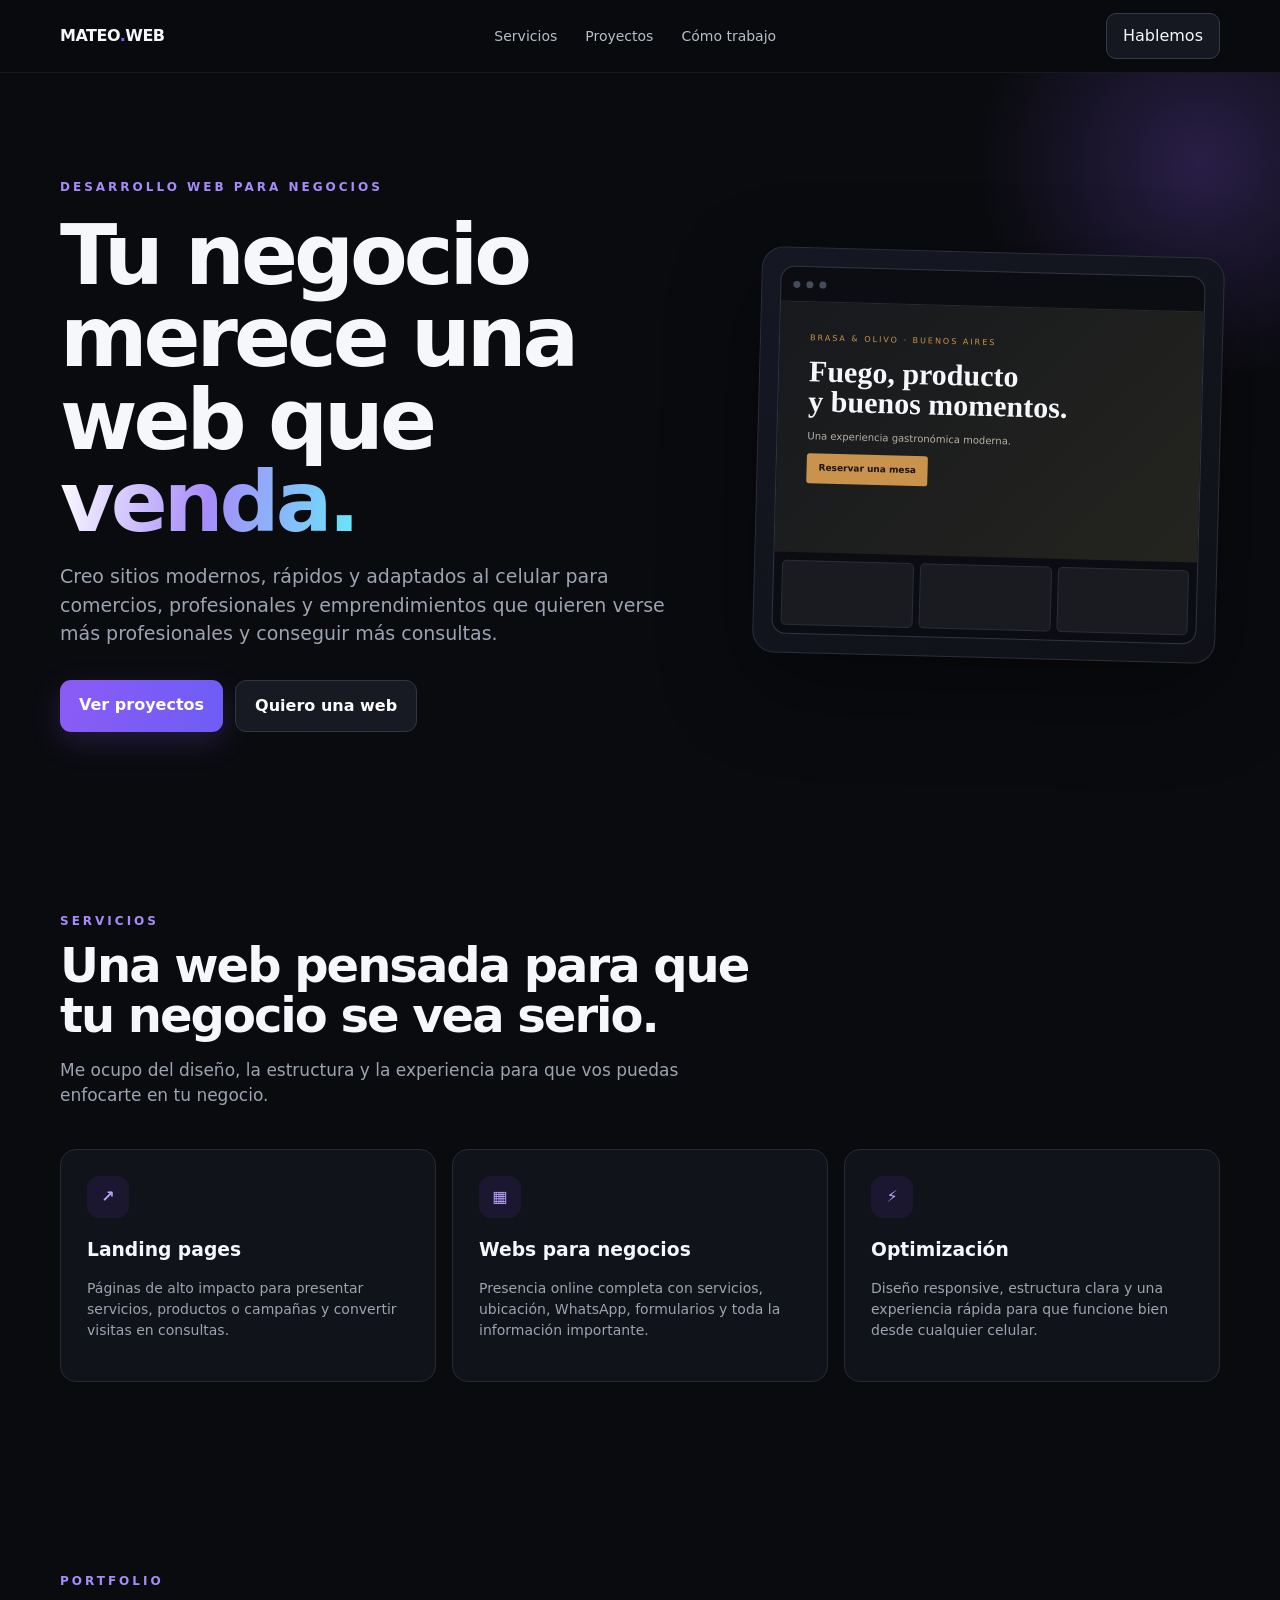
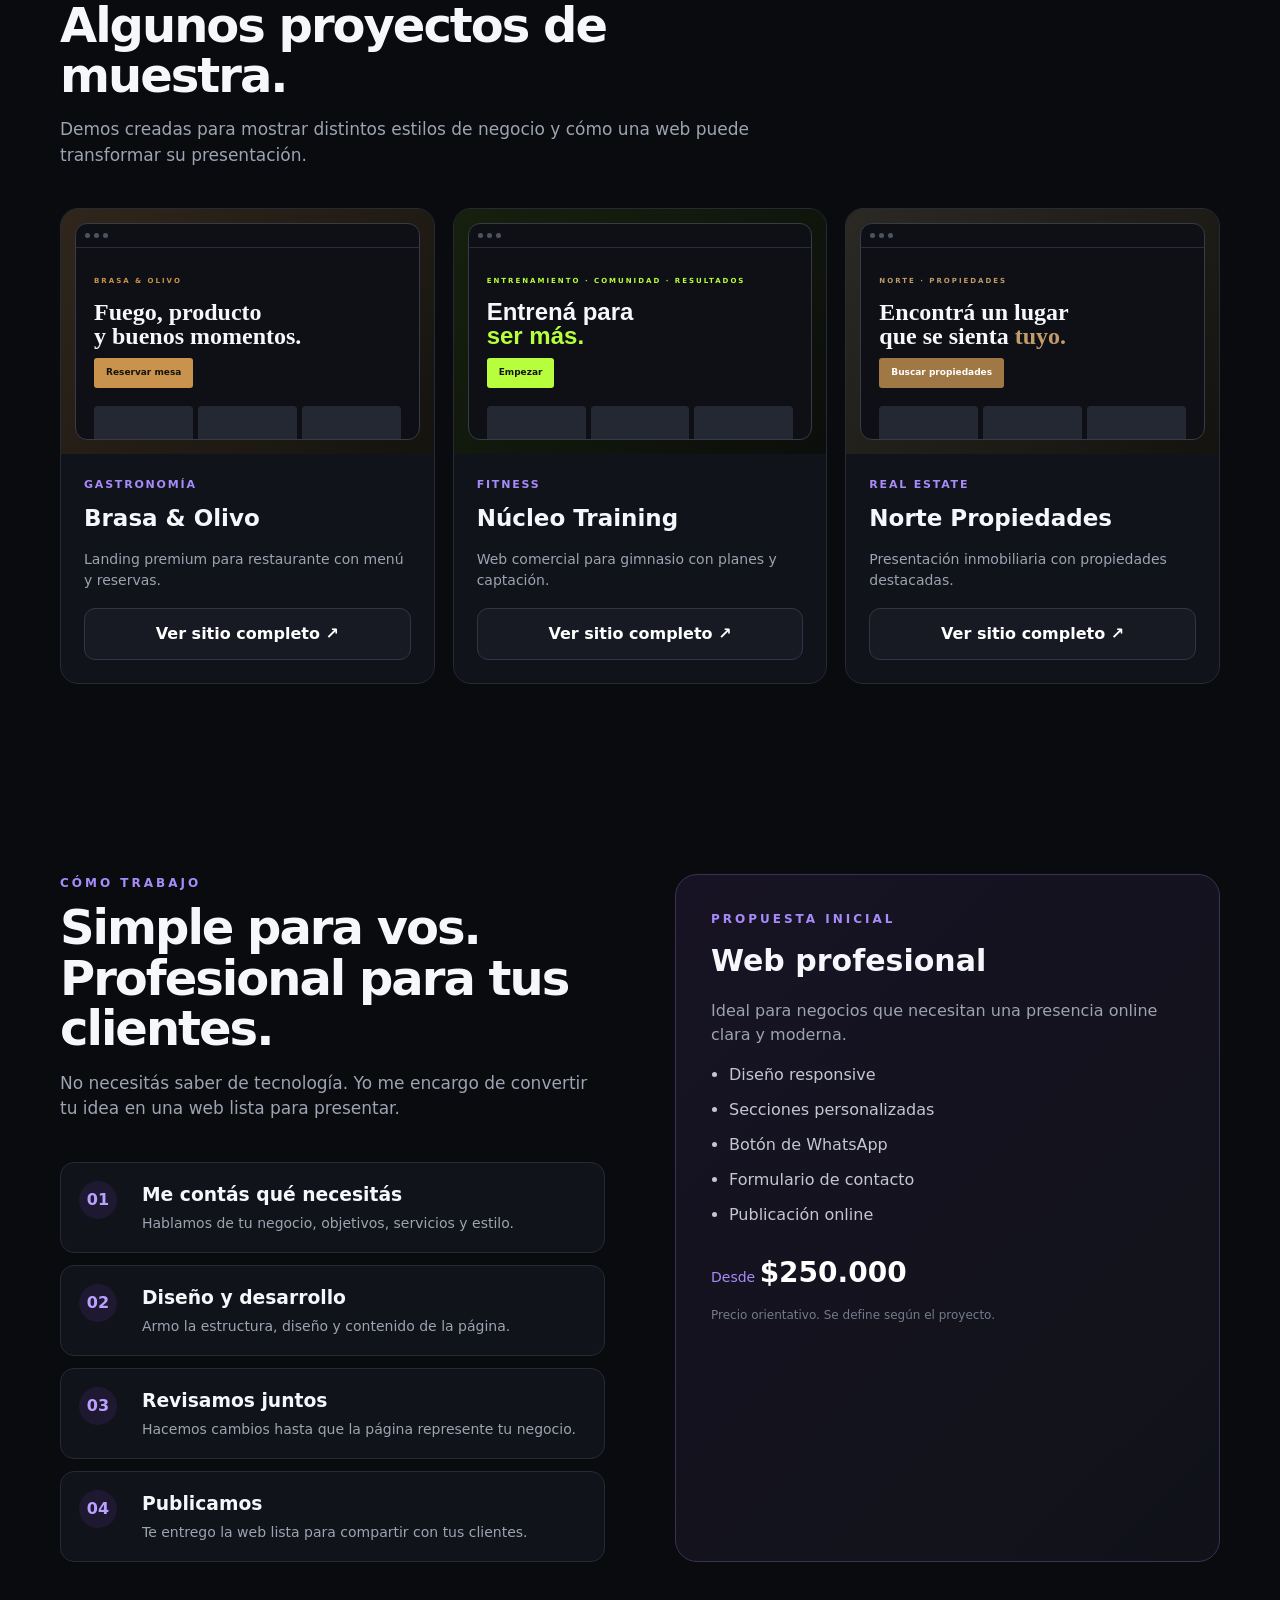
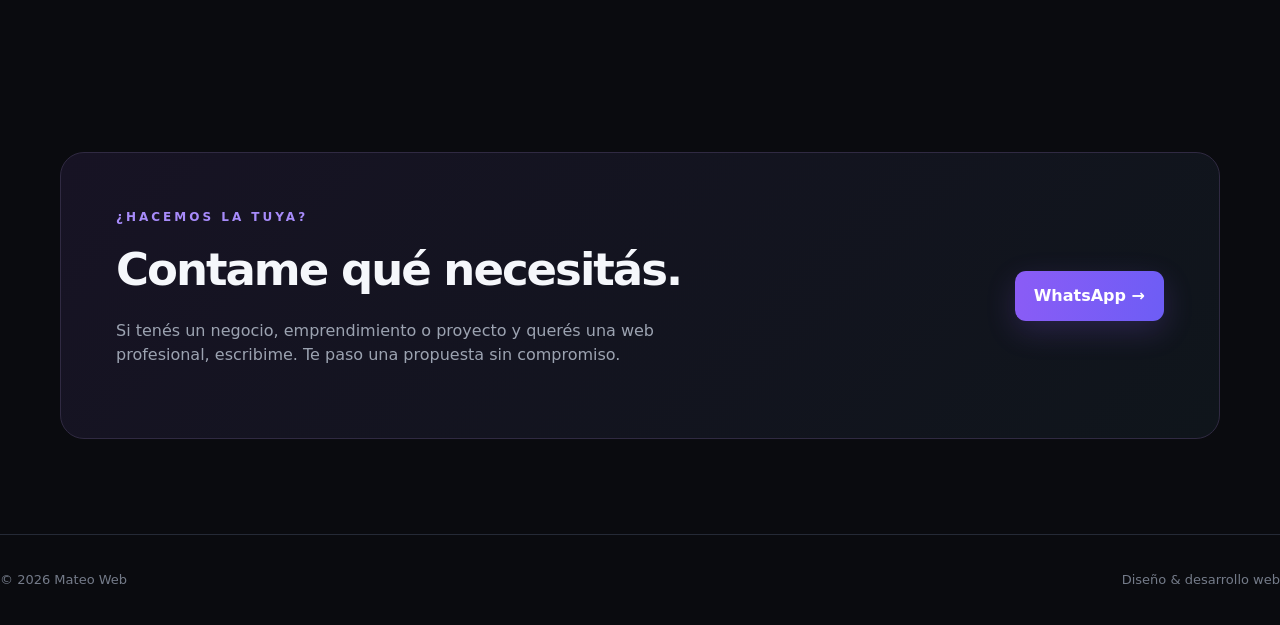
<file: index.html>
<!doctype html>
<html lang="es">
<head>
<meta charset="utf-8"><meta name="viewport" content="width=device-width,initial-scale=1">
<title>Mateo — Desarrollo Web</title>
<style>
:root{--bg:#0a0b0f;--surface:#11131a;--surface2:#171a22;--text:#f5f7fb;--muted:#9ca3b1;--line:#252a36;--accent:#8b5cf6;--accent2:#22d3ee;--max:1160px}
*{box-sizing:border-box}html{scroll-behavior:smooth}body{margin:0;background:var(--bg);color:var(--text);font-family:Inter,ui-sans-serif,system-ui,-apple-system,Segoe UI,Roboto,Arial,sans-serif;line-height:1.5}a{color:inherit;text-decoration:none}.wrap{width:min(var(--max),calc(100% - 40px));margin:auto}
header{position:sticky;top:0;z-index:20;background:rgba(10,11,15,.78);backdrop-filter:blur(16px);border-bottom:1px solid rgba(255,255,255,.06)}.nav{height:72px;display:flex;align-items:center;justify-content:space-between}.brand{font-weight:850;letter-spacing:-.5px}.brand b{color:var(--accent)}.navlinks{display:flex;gap:28px;color:#b8beca;font-size:14px}.navlinks a:hover{color:white}.navcta{padding:10px 16px;border:1px solid #353b4a;border-radius:10px;background:#151821}
.hero{padding:105px 0 85px;position:relative;overflow:hidden}.glow{position:absolute;width:480px;height:480px;right:-160px;top:-150px;background:radial-gradient(circle,rgba(139,92,246,.24),transparent 65%);pointer-events:none}.hero-grid{display:grid;grid-template-columns:1.15fr .85fr;gap:70px;align-items:center}.eyebrow{font-size:12px;text-transform:uppercase;letter-spacing:3px;color:#a78bfa;font-weight:800}.hero h1{font-size:clamp(48px,7vw,84px);letter-spacing:-4px;line-height:.98;margin:18px 0}.hero h1 span{background:linear-gradient(100deg,#fff,#a78bfa,#67e8f9);-webkit-background-clip:text;background-clip:text;color:transparent}.hero p{font-size:19px;color:var(--muted);max-width:650px}.actions{display:flex;gap:12px;margin-top:32px;flex-wrap:wrap}.btn{border:0;border-radius:11px;padding:13px 19px;font-weight:800;cursor:pointer;background:linear-gradient(100deg,var(--accent),#6d5df5);color:white;box-shadow:0 10px 30px rgba(139,92,246,.2)}.btn.secondary{background:#171a22;border:1px solid #303645;box-shadow:none}.hero-card{background:linear-gradient(145deg,#151823,#0f1117);border:1px solid #2a2f3c;border-radius:22px;padding:18px;box-shadow:0 30px 90px rgba(0,0,0,.4);transform:rotate(1.5deg)}.browser{border:1px solid #303544;border-radius:14px;overflow:hidden;background:#0b0d12}.dots{height:35px;display:flex;align-items:center;gap:6px;padding:0 12px;border-bottom:1px solid #262b35}.dot{width:7px;height:7px;border-radius:50%;background:#454b59}.preview-hero{padding:30px;background:linear-gradient(135deg,#17191d,#24241f);min-height:250px}.mini-eyebrow{font-size:8px;letter-spacing:2px;color:#c9934d}.preview-hero h3{font-family:Georgia,serif;font-size:30px;line-height:1;margin:12px 0}.mini-btn{display:inline-block;background:#c9934d;color:#17130e;padding:8px 12px;border-radius:3px;font-size:9px;font-weight:800}.mini-grid{display:grid;grid-template-columns:repeat(3,1fr);gap:6px;padding:8px}.mini-grid div{height:65px;background:#191b20;border:1px solid #292e38;border-radius:5px}
section{padding:95px 0}.section-title{max-width:700px;margin-bottom:40px}.section-title h2{font-size:48px;letter-spacing:-2px;line-height:1.05;margin:10px 0}.section-title p{color:var(--muted);font-size:17px}.services{display:grid;grid-template-columns:repeat(3,1fr);gap:16px}.service{padding:26px;background:var(--surface);border:1px solid var(--line);border-radius:16px}.icon{width:42px;height:42px;display:grid;place-items:center;border-radius:12px;background:#1c1730;color:#b9a2ff;font-weight:900}.service h3{margin:18px 0 8px}.service p{color:var(--muted);font-size:14px}
.projects{display:grid;grid-template-columns:repeat(3,1fr);gap:18px}.project{border:1px solid var(--line);background:var(--surface);border-radius:18px;overflow:hidden;transition:.25s}.project:hover{transform:translateY(-5px);border-color:#3a4050}.shot{height:245px;padding:14px}.shot.rest{background:linear-gradient(135deg,#30261b,#15130f)}.shot.gym{background:linear-gradient(135deg,#16200e,#0c0e0b)}.shot.real{background:linear-gradient(135deg,#2a2923,#14130f)}.window{height:100%;background:#0e1015;border:1px solid #363b48;border-radius:12px;overflow:hidden}.windowbar{height:24px;border-bottom:1px solid #292e39;display:flex;align-items:center;padding-left:9px;gap:4px}.windowbar i{width:5px;height:5px;background:#4c5361;border-radius:50%}.mock{padding:18px}.mock small{font-size:7px;letter-spacing:2px;color:#c9934d;font-weight:800}.mock h3{font-family:Georgia,serif;font-size:24px;line-height:1;margin:10px 0}.gym .mock small,.gym .mock b{color:#b7ff3c}.real .mock small,.real .mock b{color:#c29b6b}.bars{display:flex;gap:5px;margin-top:18px}.bars i{height:55px;flex:1;background:#242833;border-radius:4px}.project-body{padding:23px}.project-body .tag{font-size:11px;color:#a78bfa;text-transform:uppercase;letter-spacing:1.8px;font-weight:800}.project-body h3{font-size:23px;margin:7px 0}.project-body p{color:var(--muted);font-size:14px;min-height:45px}.project-body button{width:100%;margin-top:8px}
.process{display:grid;grid-template-columns:1fr 1fr;gap:70px}.steps{display:grid;gap:12px}.step{display:grid;grid-template-columns:48px 1fr;gap:15px;padding:18px;background:var(--surface);border:1px solid var(--line);border-radius:14px}.num{width:38px;height:38px;border-radius:50%;display:grid;place-items:center;background:#1e1831;color:#b9a2ff;font-weight:900}.step h3{margin:0 0 4px}.step p{margin:0;color:var(--muted);font-size:14px}.offer{background:linear-gradient(135deg,#171324,#101218);border:1px solid #3b3156;border-radius:22px;padding:35px}.offer h3{font-size:30px;margin:10px 0}.offer ul{padding-left:18px;color:#c3c7d0}.offer li{margin:11px 0}.price{font-size:14px;color:#a78bfa;margin-top:25px}.price strong{font-size:28px;color:white}
.contact{background:linear-gradient(135deg,#171324,#0f151b);border:1px solid #302a42;border-radius:24px;padding:55px;display:flex;align-items:center;justify-content:space-between;gap:30px}.contact h2{font-size:45px;letter-spacing:-2px;margin:10px 0}.contact p{color:var(--muted);max-width:600px}.contact-actions{display:flex;gap:10px;flex-wrap:wrap}.contact-actions a{white-space:nowrap}footer{padding:35px 0;color:#747b89;font-size:13px;display:flex;justify-content:space-between;border-top:1px solid var(--line)}
.modal{position:fixed;inset:0;background:rgba(0,0,0,.78);backdrop-filter:blur(8px);display:none;align-items:center;justify-content:center;padding:20px;z-index:50}.modal.open{display:flex}.modal-box{width:min(900px,100%);max-height:90vh;overflow:auto;background:#10131a;border:1px solid #303746;border-radius:20px;padding:24px}.modal-head{display:flex;justify-content:space-between;align-items:center}.close{background:#1d222c;border:1px solid #333a48;color:white;border-radius:9px;padding:8px 12px;cursor:pointer}.modal-preview{margin-top:18px;border:1px solid #343b49;border-radius:14px;overflow:hidden}.modal-preview .fakehead{height:48px;background:#171a21;border-bottom:1px solid #2c323e;display:flex;align-items:center;justify-content:space-between;padding:0 20px;font-size:12px}.fakebody{padding:35px;min-height:390px}.fakebody h3{font-size:52px;line-height:.95;margin:15px 0;max-width:600px}.fakebody p{color:#a9afba;max-width:580px}.fakecards{display:grid;grid-template-columns:repeat(3,1fr);gap:12px;margin-top:30px}.fakecards div{height:90px;border:1px solid #323846;border-radius:10px;background:#191d26}
@media(max-width:850px){.hero-grid,.process{grid-template-columns:1fr}.hero-card{display:none}.services,.projects{grid-template-columns:1fr}.navlinks{display:none}.contact{display:block}.contact-actions{margin-top:25px}.hero h1{letter-spacing:-2px}.section-title h2,.contact h2{font-size:39px}.fakebody h3{font-size:40px}.fakecards{grid-template-columns:1fr}}
.demo-link{display:block;text-align:center;text-decoration:none;width:100%;margin-top:8px}</style>
</head>
<body>
<header><div class="wrap nav"><a class="brand" href="#top">MATEO<span style="color:var(--accent)">.</span>WEB</a><nav class="navlinks"><a href="#servicios">Servicios</a><a href="#proyectos">Proyectos</a><a href="#proceso">Cómo trabajo</a></nav><a class="navcta" href="#contacto">Hablemos</a></div></header>
<main id="top">
<section class="hero"><div class="glow"></div><div class="wrap hero-grid"><div><div class="eyebrow">Desarrollo web para negocios</div><h1>Tu negocio merece una web que <span>venda.</span></h1><p>Creo sitios modernos, rápidos y adaptados al celular para comercios, profesionales y emprendimientos que quieren verse más profesionales y conseguir más consultas.</p><div class="actions"><a class="btn" href="#proyectos">Ver proyectos</a><a class="btn secondary" href="https://wa.me/5491144112001?text=Hola%20Mateo%2C%20vi%20tu%20portfolio%20y%20me%20interesa%20una%20p%C3%A1gina%20web%20para%20mi%20negocio.%20%C2%BFPodemos%20hablar%3F" target="_blank" rel="noopener noreferrer">Quiero una web</a></div></div><div class="hero-card"><div class="browser"><div class="dots"><i class="dot"></i><i class="dot"></i><i class="dot"></i></div><div class="preview-hero"><div class="mini-eyebrow">BRASA & OLIVO · BUENOS AIRES</div><h3>Fuego, producto<br>y buenos momentos.</h3><p style="font-size:10px;color:#b7b0a6">Una experiencia gastronómica moderna.</p><span class="mini-btn">Reservar una mesa</span></div><div class="mini-grid"><div></div><div></div><div></div></div></div></div></div></section>
<section id="servicios"><div class="wrap"><div class="section-title"><div class="eyebrow">Servicios</div><h2>Una web pensada para que tu negocio se vea serio.</h2><p>Me ocupo del diseño, la estructura y la experiencia para que vos puedas enfocarte en tu negocio.</p></div><div class="services"><article class="service"><div class="icon">↗</div><h3>Landing pages</h3><p>Páginas de alto impacto para presentar servicios, productos o campañas y convertir visitas en consultas.</p></article><article class="service"><div class="icon">▦</div><h3>Webs para negocios</h3><p>Presencia online completa con servicios, ubicación, WhatsApp, formularios y toda la información importante.</p></article><article class="service"><div class="icon">⚡</div><h3>Optimización</h3><p>Diseño responsive, estructura clara y una experiencia rápida para que funcione bien desde cualquier celular.</p></article></div></div></section>
<section id="proyectos"><div class="wrap"><div class="section-title"><div class="eyebrow">Portfolio</div><h2>Algunos proyectos de muestra.</h2><p>Demos creadas para mostrar distintos estilos de negocio y cómo una web puede transformar su presentación.</p></div><div class="projects">
<article class="project"><div class="shot rest"><div class="window"><div class="windowbar"><i></i><i></i><i></i></div><div class="mock"><small>BRASA & OLIVO</small><h3>Fuego, producto<br>y buenos momentos.</h3><span class="mini-btn">Reservar mesa</span><div class="bars"><i></i><i></i><i></i></div></div></div></div><div class="project-body"><div class="tag">Gastronomía</div><h3>Brasa & Olivo</h3><p>Landing premium para restaurante con menú y reservas.</p><a class="btn secondary demo-link" href="01-restaurante/index.html" target="_blank" rel="noopener noreferrer">Ver sitio completo ↗</a></div></article>
<article class="project"><div class="shot gym"><div class="window"><div class="windowbar"><i></i><i></i><i></i></div><div class="mock"><small>ENTRENAMIENTO · COMUNIDAD · RESULTADOS</small><h3 style="font-family:Arial">Entrená para<br><b>ser más.</b></h3><span class="mini-btn" style="background:#b7ff3c">Empezar</span><div class="bars"><i></i><i></i><i></i></div></div></div></div><div class="project-body"><div class="tag">Fitness</div><h3>Núcleo Training</h3><p>Web comercial para gimnasio con planes y captación.</p><a class="btn secondary demo-link" href="02-gimnasio/index.html" target="_blank" rel="noopener noreferrer">Ver sitio completo ↗</a></div></article>
<article class="project"><div class="shot real"><div class="window"><div class="windowbar"><i></i><i></i><i></i></div><div class="mock"><small>NORTE · PROPIEDADES</small><h3>Encontrá un lugar<br>que se sienta <b>tuyo.</b></h3><span class="mini-btn" style="background:#a07845;color:white">Buscar propiedades</span><div class="bars"><i></i><i></i><i></i></div></div></div></div><div class="project-body"><div class="tag">Real estate</div><h3>Norte Propiedades</h3><p>Presentación inmobiliaria con propiedades destacadas.</p><a class="btn secondary demo-link" href="03-inmobiliaria/index.html" target="_blank" rel="noopener noreferrer">Ver sitio completo ↗</a></div></article>
</div></div></section>
<section id="proceso"><div class="wrap process"><div><div class="section-title"><div class="eyebrow">Cómo trabajo</div><h2>Simple para vos. Profesional para tus clientes.</h2><p>No necesitás saber de tecnología. Yo me encargo de convertir tu idea en una web lista para presentar.</p></div><div class="steps"><div class="step"><div class="num">01</div><div><h3>Me contás qué necesitás</h3><p>Hablamos de tu negocio, objetivos, servicios y estilo.</p></div></div><div class="step"><div class="num">02</div><div><h3>Diseño y desarrollo</h3><p>Armo la estructura, diseño y contenido de la página.</p></div></div><div class="step"><div class="num">03</div><div><h3>Revisamos juntos</h3><p>Hacemos cambios hasta que la página represente tu negocio.</p></div></div><div class="step"><div class="num">04</div><div><h3>Publicamos</h3><p>Te entrego la web lista para compartir con tus clientes.</p></div></div></div></div><aside class="offer"><div class="eyebrow">Propuesta inicial</div><h3>Web profesional</h3><p style="color:var(--muted)">Ideal para negocios que necesitan una presencia online clara y moderna.</p><ul><li>Diseño responsive</li><li>Secciones personalizadas</li><li>Botón de WhatsApp</li><li>Formulario de contacto</li><li>Publicación online</li></ul><div class="price">Desde <strong>$250.000</strong></div><p style="font-size:12px;color:#747b89">Precio orientativo. Se define según el proyecto.</p></aside></div></section>
<section id="contacto"><div class="wrap"><div class="contact"><div><div class="eyebrow">¿Hacemos la tuya?</div><h2>Contame qué necesitás.</h2><p>Si tenés un negocio, emprendimiento o proyecto y querés una web profesional, escribime. Te paso una propuesta sin compromiso.</p></div><div class="contact-actions"><a class="btn" href="https://wa.me/5491144112001?text=Hola%20Mateo%2C%20vi%20tu%20portfolio%20y%20me%20interesa%20una%20p%C3%A1gina%20web%20para%20mi%20negocio.%20%C2%BFPodemos%20hablar%3F" target="_blank">WhatsApp →</a></div></div></div></section>
</main><footer><div class="wrap" style="display:flex;justify-content:space-between;width:100%"><span>© 2026 Mateo Web</span><span>Diseño & desarrollo web</span></div></footer>

</body></html>
</file>
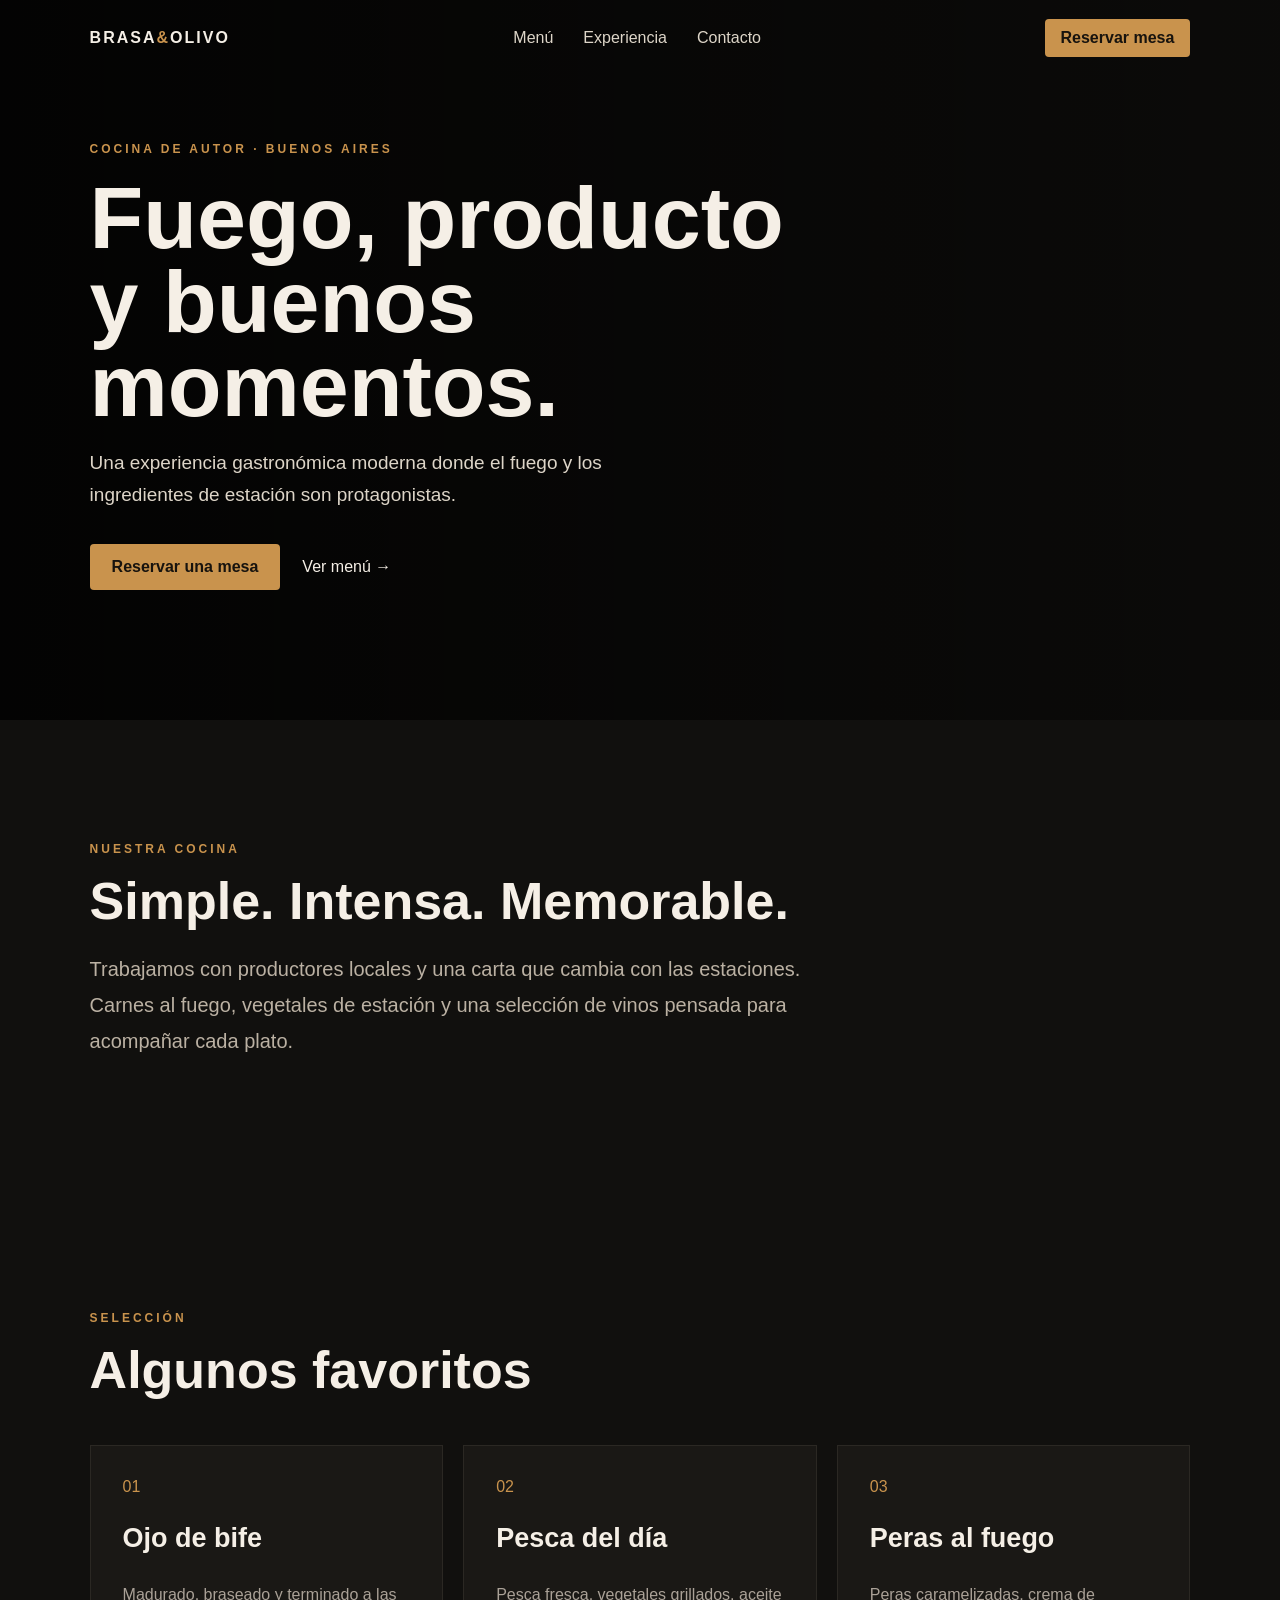
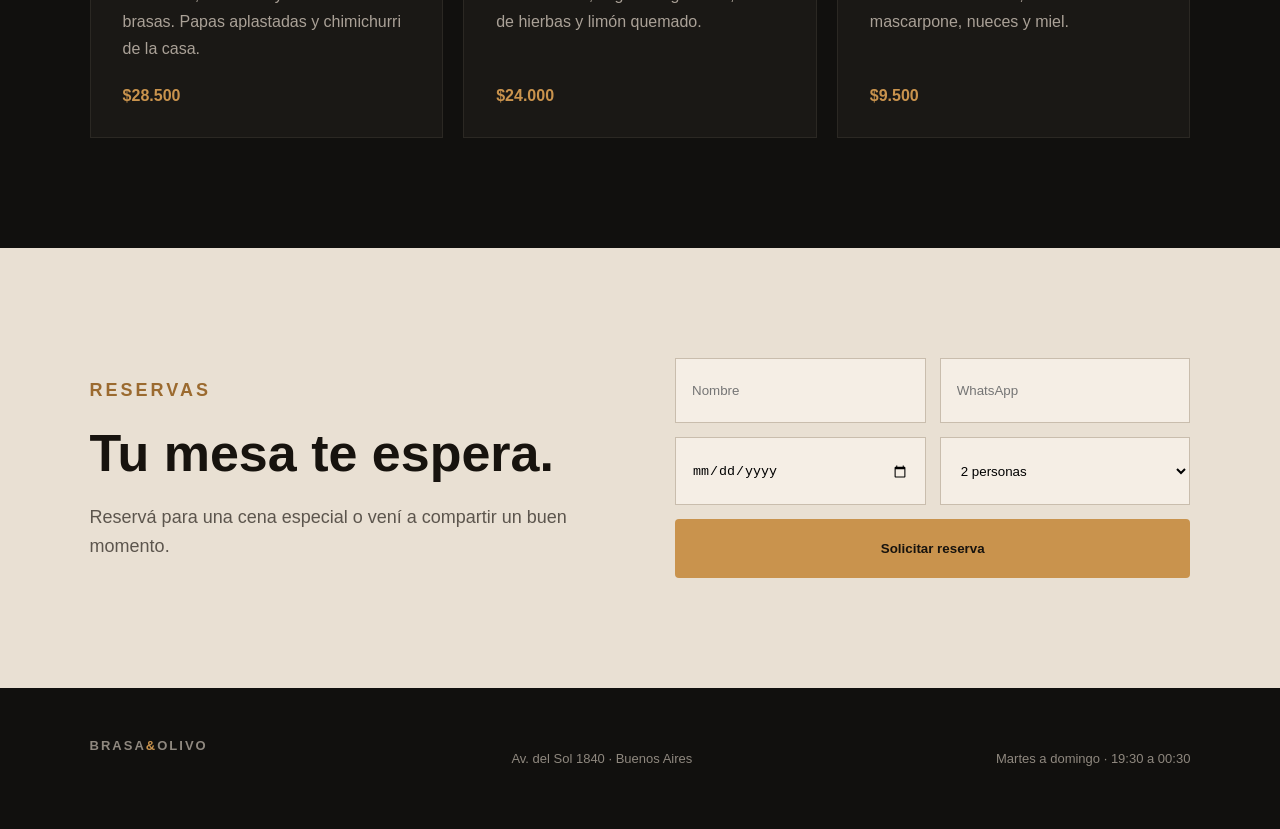
<file: 01-restaurante/index.html>
<!DOCTYPE html>
<html lang="es">
<head>
<meta charset="UTF-8"><meta name="viewport" content="width=device-width, initial-scale=1.0">
<title>Brasa & Olivo | Cocina de autor</title><link rel="stylesheet" href="style.css">
</head>
<body>
<header><div class="logo">BRASA<span>&</span>OLIVO</div><nav><a href="#menu">Menú</a><a href="#experiencia">Experiencia</a><a href="#contacto">Contacto</a></nav><a class="btn small" href="#reserva">Reservar mesa</a></header>
<section class="hero"><div class="hero-content"><p class="eyebrow">COCINA DE AUTOR · BUENOS AIRES</p><h1>Fuego, producto<br>y buenos momentos.</h1><p class="lead">Una experiencia gastronómica moderna donde el fuego y los ingredientes de estación son protagonistas.</p><div class="actions"><a class="btn" href="#reserva">Reservar una mesa</a><a class="ghost" href="#menu">Ver menú →</a></div></div></section>
<section id="experiencia" class="intro"><p class="eyebrow">NUESTRA COCINA</p><h2>Simple. Intensa. Memorable.</h2><p>Trabajamos con productores locales y una carta que cambia con las estaciones. Carnes al fuego, vegetales de estación y una selección de vinos pensada para acompañar cada plato.</p></section>
<section id="menu" class="menu"><div><p class="eyebrow">SELECCIÓN</p><h2>Algunos favoritos</h2></div><div class="cards">
<article><span>01</span><h3>Ojo de bife</h3><p>Madurado, braseado y terminado a las brasas. Papas aplastadas y chimichurri de la casa.</p><b>$28.500</b></article>
<article><span>02</span><h3>Pesca del día</h3><p>Pesca fresca, vegetales grillados, aceite de hierbas y limón quemado.</p><b>$24.000</b></article>
<article><span>03</span><h3>Peras al fuego</h3><p>Peras caramelizadas, crema de mascarpone, nueces y miel.</p><b>$9.500</b></article>
</div></section>
<section id="reserva" class="reservation"><div><p class="eyebrow">RESERVAS</p><h2>Tu mesa te espera.</h2><p>Reservá para una cena especial o vení a compartir un buen momento.</p></div><form onsubmit="event.preventDefault(); alert('¡Gracias! Tu solicitud de reserva fue recibida.');"><input required placeholder="Nombre"><input required type="tel" placeholder="WhatsApp"><input required type="date"><select><option>2 personas</option><option>3 personas</option><option>4 personas</option><option>5+ personas</option></select><button class="btn">Solicitar reserva</button></form></section>
<footer id="contacto"><div class="logo">BRASA<span>&</span>OLIVO</div><p>Av. del Sol 1840 · Buenos Aires</p><p>Martes a domingo · 19:30 a 00:30</p></footer>
</body></html>
</file>
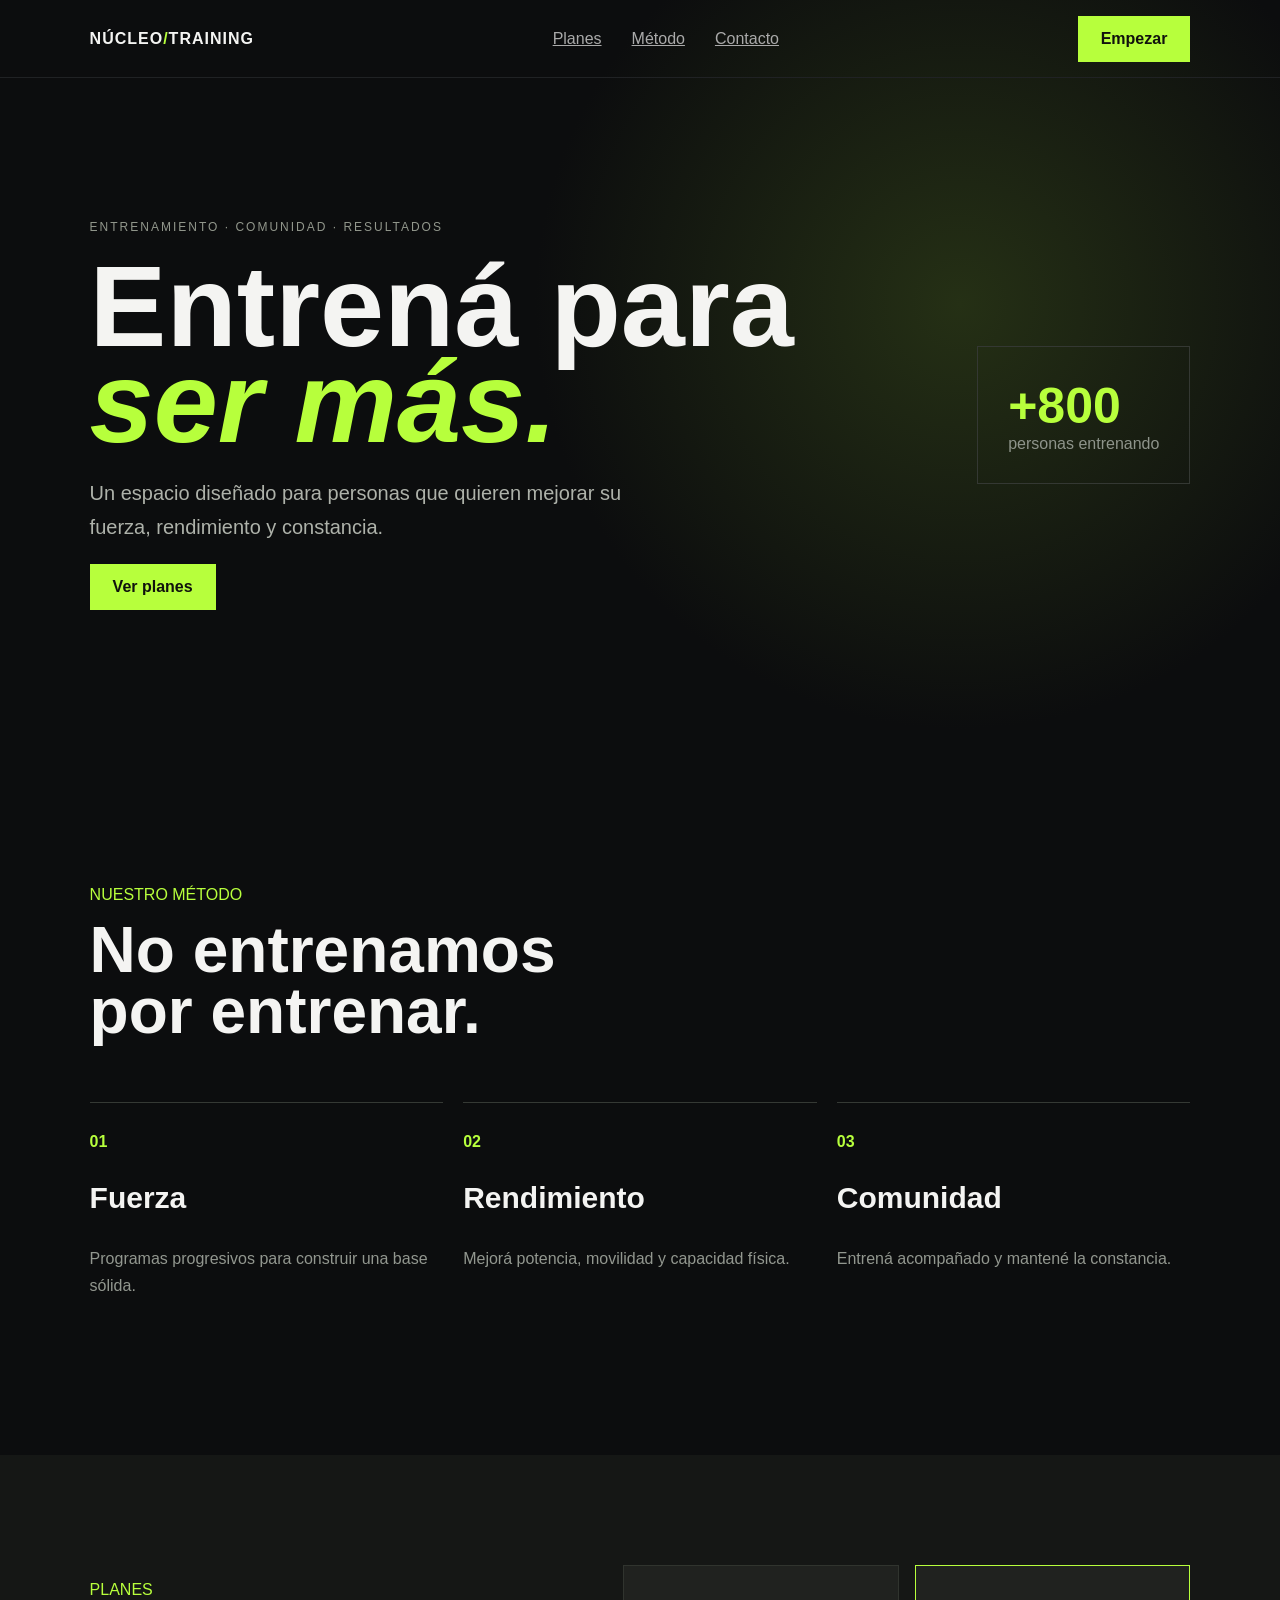
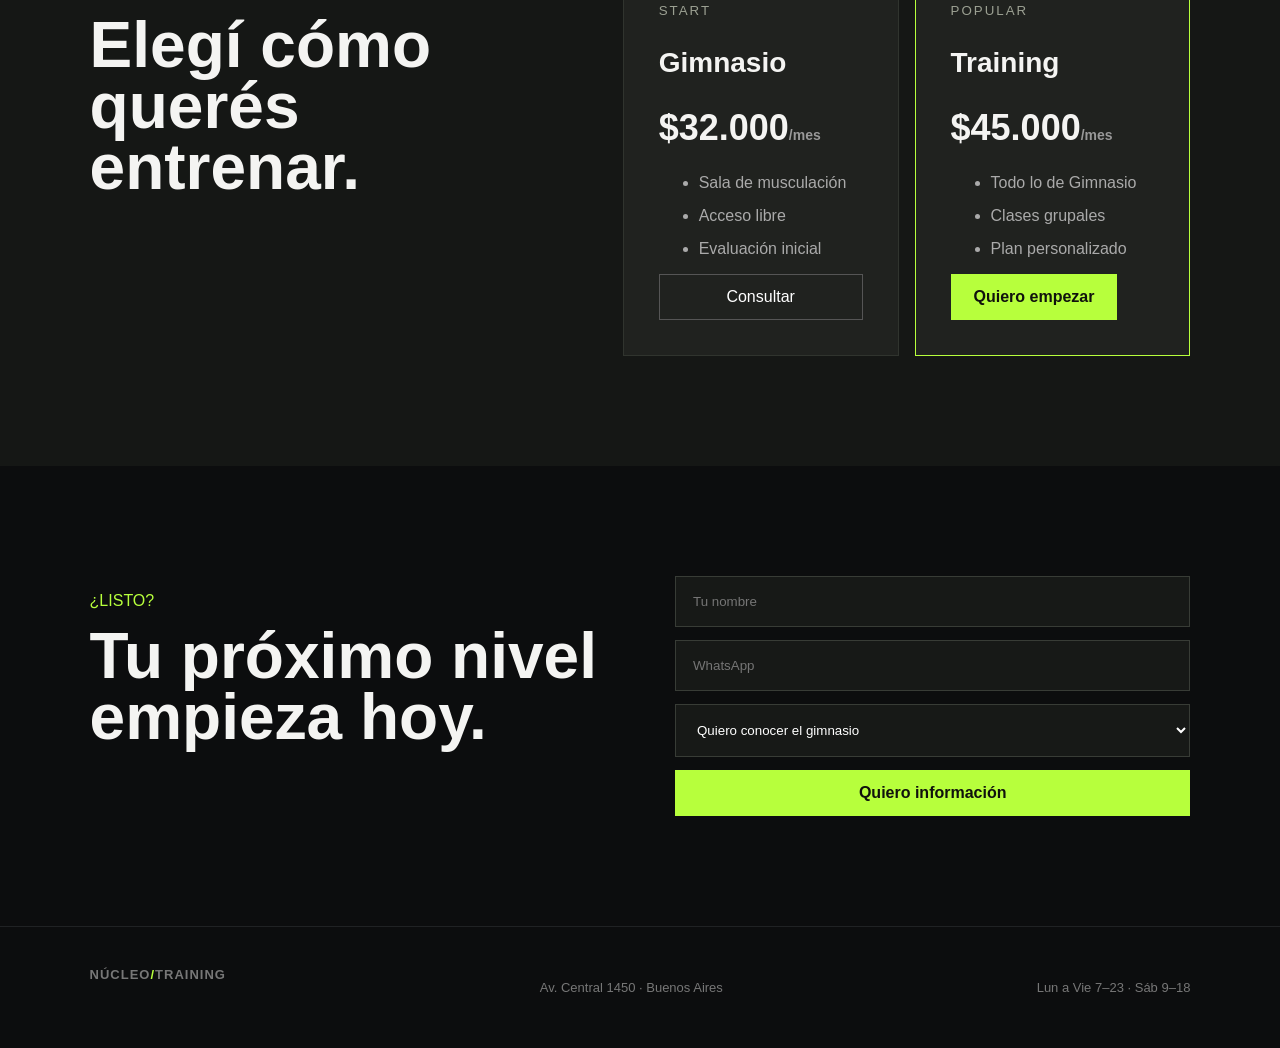
<file: 02-gimnasio/index.html>
<!DOCTYPE html><html lang="es"><head><meta charset="UTF-8"><meta name="viewport" content="width=device-width,initial-scale=1.0"><title>Núcleo Training</title><link rel="stylesheet" href="style.css"></head><body>
<header><div class="logo">NÚCLEO<span>/</span>TRAINING</div><nav><a href="#planes">Planes</a><a href="#metodo">Método</a><a href="#contacto">Contacto</a></nav><a href="#contacto" class="btn">Empezar</a></header>
<section class="hero"><div><div class="badge">ENTRENAMIENTO · COMUNIDAD · RESULTADOS</div><h1>Entrená para<br><i>ser más.</i></h1><p>Un espacio diseñado para personas que quieren mejorar su fuerza, rendimiento y constancia.</p><a class="btn" href="#planes">Ver planes</a></div><div class="stat"><strong>+800</strong><span>personas entrenando</span></div></section>
<section id="metodo" class="method"><p class="eyebrow">NUESTRO MÉTODO</p><h2>No entrenamos<br>por entrenar.</h2><div class="features"><div><b>01</b><h3>Fuerza</h3><p>Programas progresivos para construir una base sólida.</p></div><div><b>02</b><h3>Rendimiento</h3><p>Mejorá potencia, movilidad y capacidad física.</p></div><div><b>03</b><h3>Comunidad</h3><p>Entrená acompañado y mantené la constancia.</p></div></div></section>
<section id="planes" class="plans"><div><p class="eyebrow">PLANES</p><h2>Elegí cómo<br>querés entrenar.</h2></div><div class="plan-grid"><article><small>START</small><h3>Gimnasio</h3><strong>$32.000<span>/mes</span></strong><ul><li>Sala de musculación</li><li>Acceso libre</li><li>Evaluación inicial</li></ul><a class="outline" href="#contacto">Consultar</a></article><article class="featured"><small>POPULAR</small><h3>Training</h3><strong>$45.000<span>/mes</span></strong><ul><li>Todo lo de Gimnasio</li><li>Clases grupales</li><li>Plan personalizado</li></ul><a class="btn" href="#contacto">Quiero empezar</a></article></div></section>
<section class="cta" id="contacto"><div><p class="eyebrow">¿LISTO?</p><h2>Tu próximo nivel<br>empieza hoy.</h2></div><form onsubmit="event.preventDefault();alert('¡Perfecto! Te contactaremos por WhatsApp.');"><input required placeholder="Tu nombre"><input required placeholder="WhatsApp"><select><option>Quiero conocer el gimnasio</option><option>Quiero empezar a entrenar</option><option>Quiero una clase de prueba</option></select><button class="btn">Quiero información</button></form></section>
<footer><div class="logo">NÚCLEO<span>/</span>TRAINING</div><p>Av. Central 1450 · Buenos Aires</p><p>Lun a Vie 7–23 · Sáb 9–18</p></footer>
</body></html>
</file>
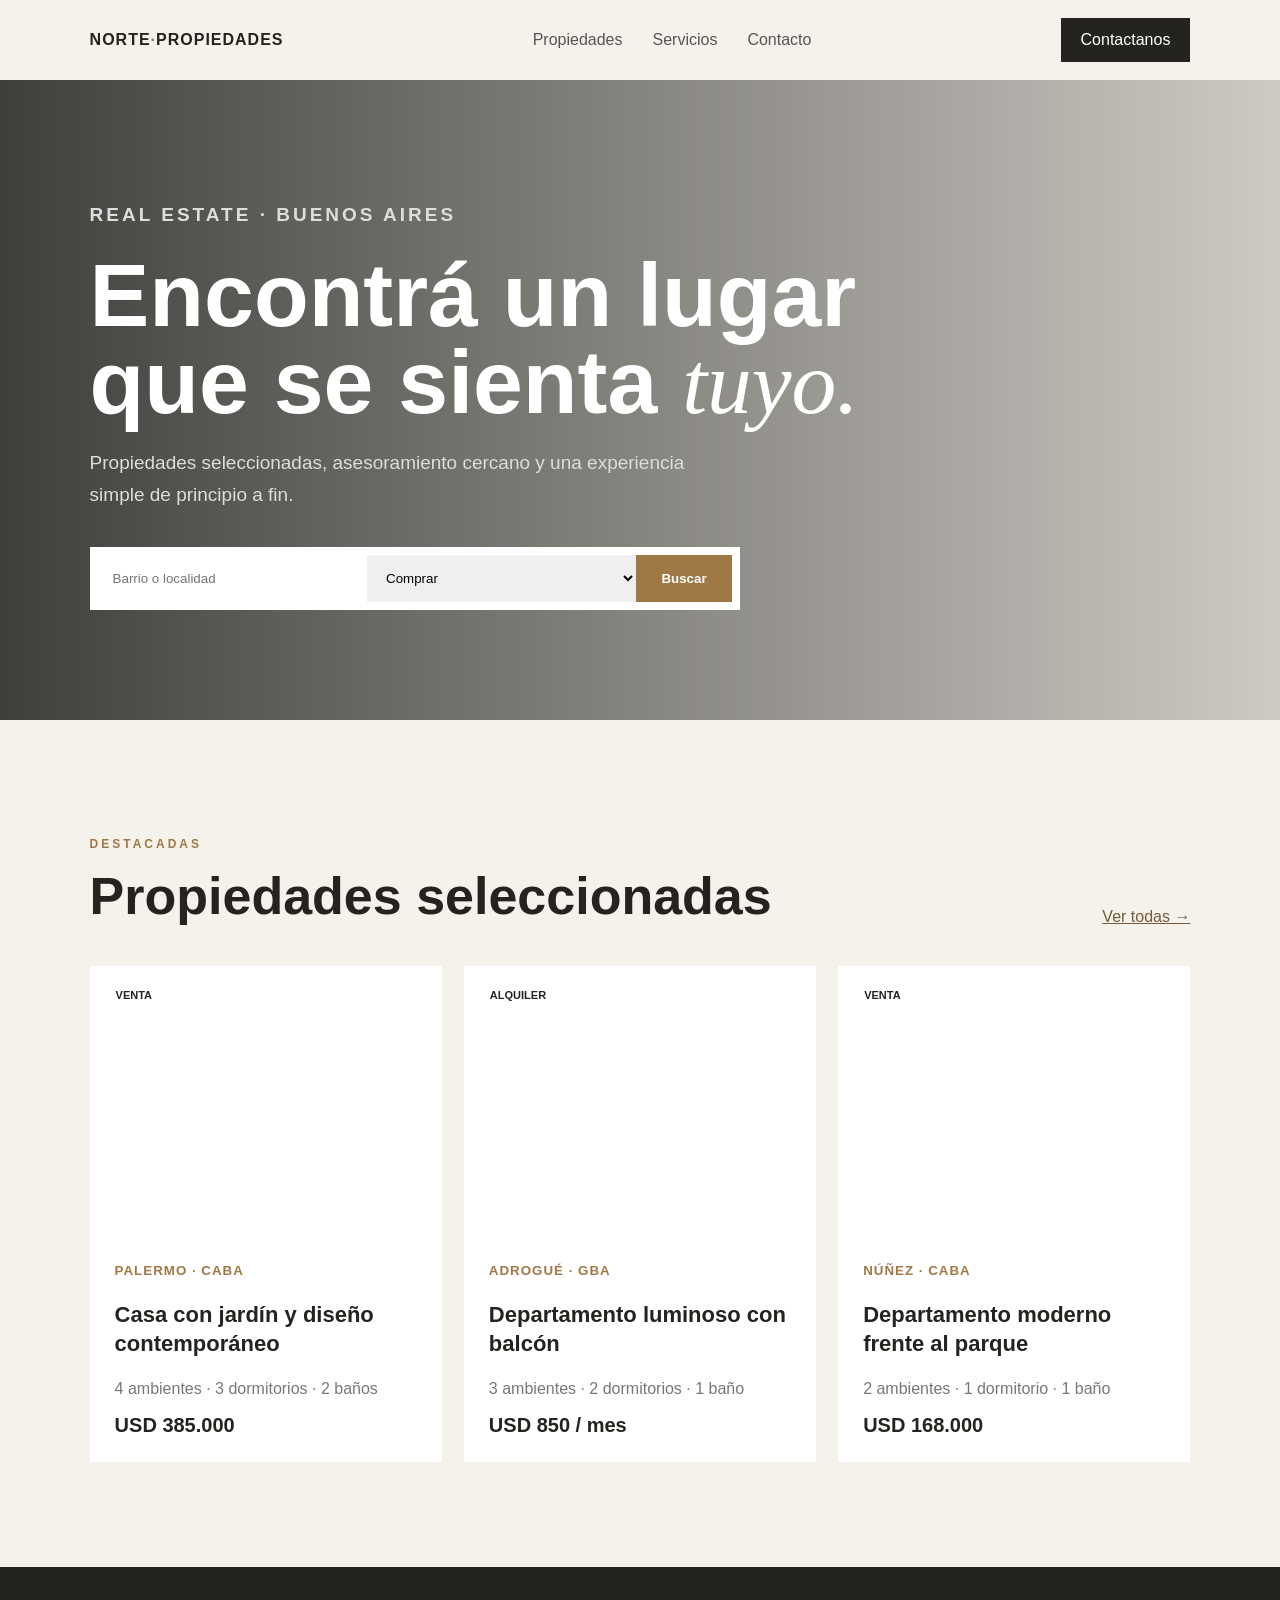
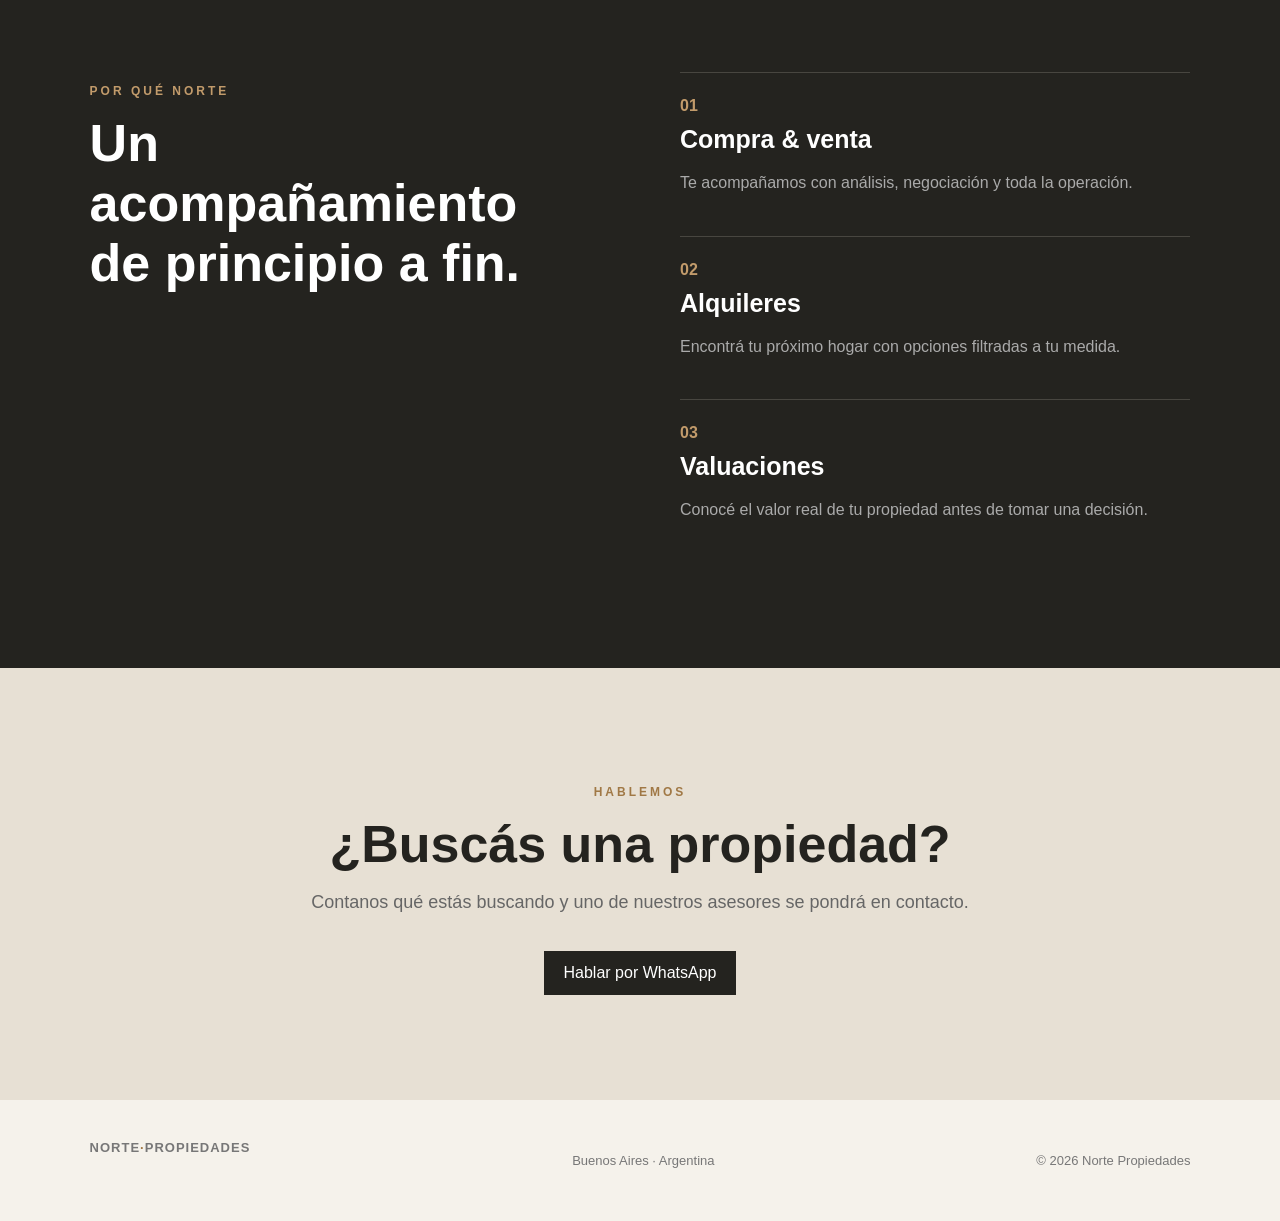
<file: 03-inmobiliaria/index.html>
<!DOCTYPE html><html lang="es"><head><meta charset="UTF-8"><meta name="viewport" content="width=device-width,initial-scale=1.0"><title>Norte Propiedades</title><link rel="stylesheet" href="style.css"></head><body>
<header><div class="logo">NORTE<span>·</span>PROPIEDADES</div><nav><a href="#propiedades">Propiedades</a><a href="#servicios">Servicios</a><a href="#contacto">Contacto</a></nav><a class="contact" href="#contacto">Contactanos</a></header>
<section class="hero"><div class="hero-box"><p class="eyebrow">REAL ESTATE · BUENOS AIRES</p><h1>Encontrá un lugar<br>que se sienta <em>tuyo.</em></h1><p>Propiedades seleccionadas, asesoramiento cercano y una experiencia simple de principio a fin.</p><div class="search"><input placeholder="Barrio o localidad"><select><option>Comprar</option><option>Alquilar</option></select><button>Buscar</button></div></div></section>
<section id="propiedades" class="properties"><div class="section-head"><div><p class="eyebrow">DESTACADAS</p><h2>Propiedades seleccionadas</h2></div><a href="#contacto">Ver todas →</a></div><div class="grid"><article><div class="photo p1"><span>VENTA</span></div><div class="info"><small>PALERMO · CABA</small><h3>Casa con jardín y diseño contemporáneo</h3><p>4 ambientes · 3 dormitorios · 2 baños</p><strong>USD 385.000</strong></div></article><article><div class="photo p2"><span>ALQUILER</span></div><div class="info"><small>ADROGUÉ · GBA</small><h3>Departamento luminoso con balcón</h3><p>3 ambientes · 2 dormitorios · 1 baño</p><strong>USD 850 / mes</strong></div></article><article><div class="photo p3"><span>VENTA</span></div><div class="info"><small>NÚÑEZ · CABA</small><h3>Departamento moderno frente al parque</h3><p>2 ambientes · 1 dormitorio · 1 baño</p><strong>USD 168.000</strong></div></article></div></section>
<section id="servicios" class="services"><div><p class="eyebrow">POR QUÉ NORTE</p><h2>Un acompañamiento<br>de principio a fin.</h2></div><div class="service-list"><div><b>01</b><h3>Compra & venta</h3><p>Te acompañamos con análisis, negociación y toda la operación.</p></div><div><b>02</b><h3>Alquileres</h3><p>Encontrá tu próximo hogar con opciones filtradas a tu medida.</p></div><div><b>03</b><h3>Valuaciones</h3><p>Conocé el valor real de tu propiedad antes de tomar una decisión.</p></div></div></section>
<section id="contacto" class="contact-section"><p class="eyebrow">HABLEMOS</p><h2>¿Buscás una propiedad?</h2><p>Contanos qué estás buscando y uno de nuestros asesores se pondrá en contacto.</p><a class="contact" href="https://wa.me/5491100000000">Hablar por WhatsApp</a></section>
<footer><div class="logo">NORTE<span>·</span>PROPIEDADES</div><p>Buenos Aires · Argentina</p><p>© 2026 Norte Propiedades</p></footer>
</body></html>
</file>
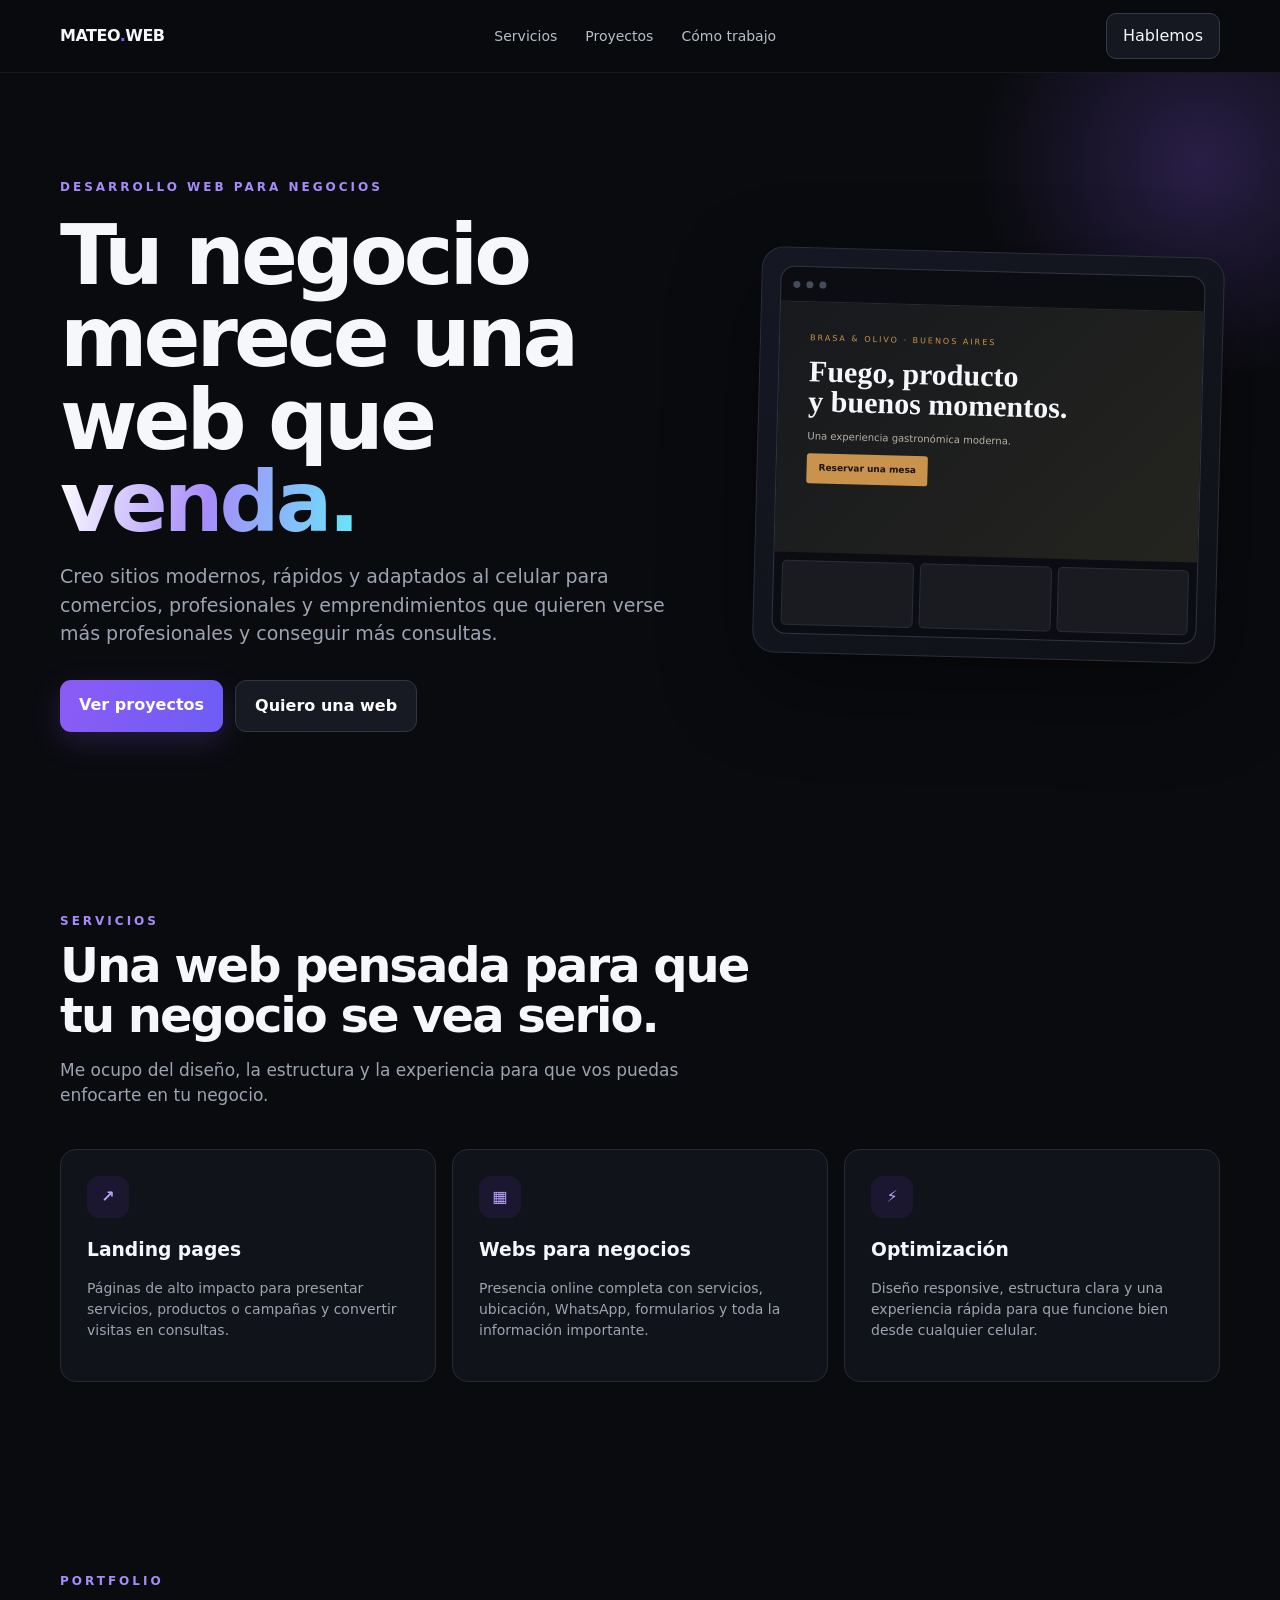
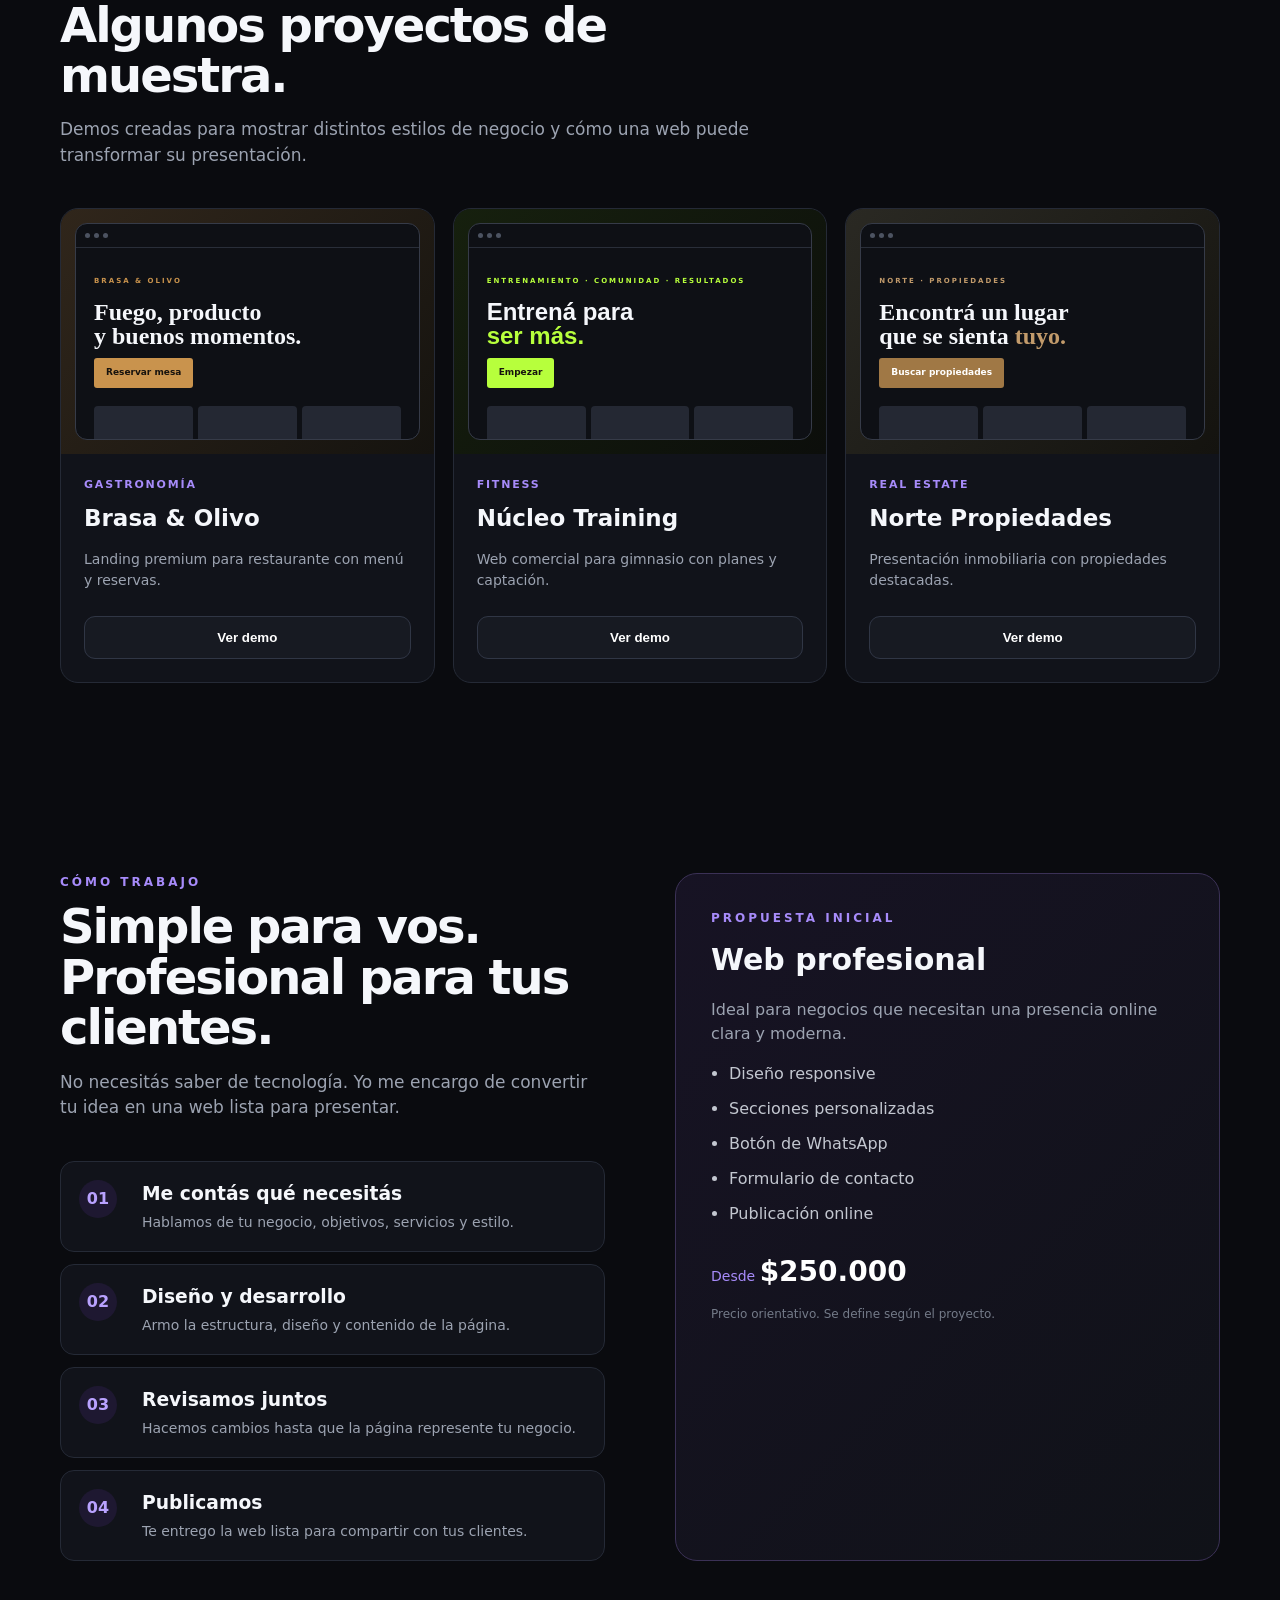
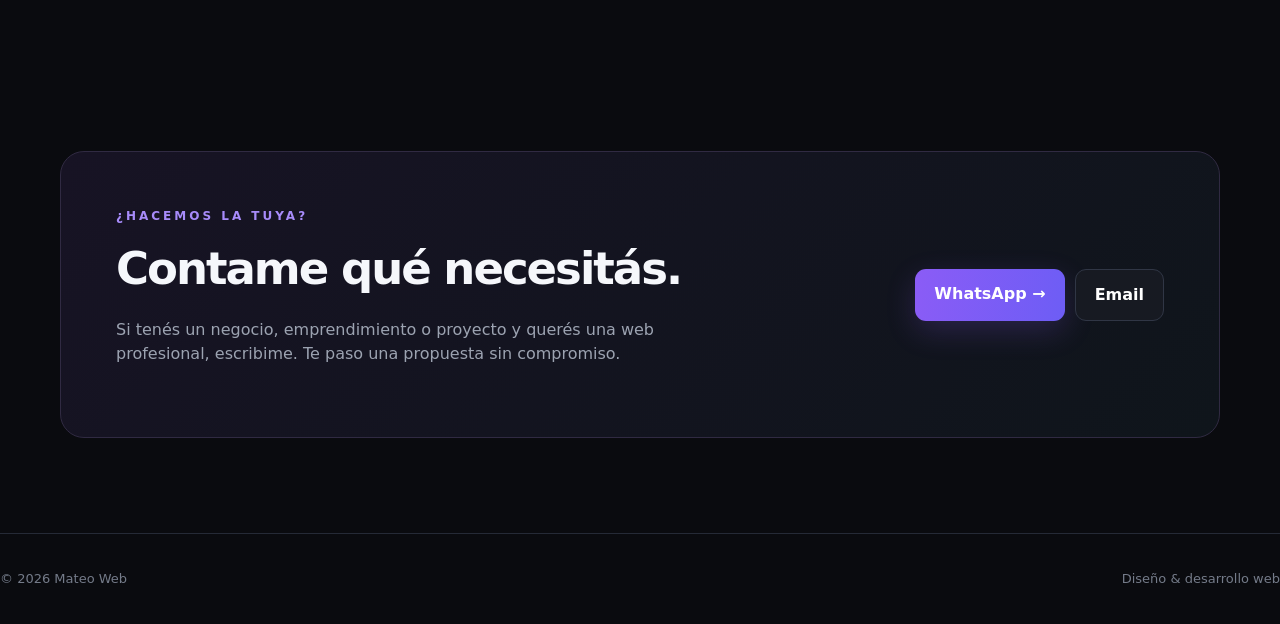
<file: inxex.html>
<!doctype html>
<html lang="es">
<head>
<meta charset="utf-8"><meta name="viewport" content="width=device-width,initial-scale=1">
<title>Mateo — Desarrollo Web</title>
<style>
:root{--bg:#0a0b0f;--surface:#11131a;--surface2:#171a22;--text:#f5f7fb;--muted:#9ca3b1;--line:#252a36;--accent:#8b5cf6;--accent2:#22d3ee;--max:1160px}
*{box-sizing:border-box}html{scroll-behavior:smooth}body{margin:0;background:var(--bg);color:var(--text);font-family:Inter,ui-sans-serif,system-ui,-apple-system,Segoe UI,Roboto,Arial,sans-serif;line-height:1.5}a{color:inherit;text-decoration:none}.wrap{width:min(var(--max),calc(100% - 40px));margin:auto}
header{position:sticky;top:0;z-index:20;background:rgba(10,11,15,.78);backdrop-filter:blur(16px);border-bottom:1px solid rgba(255,255,255,.06)}.nav{height:72px;display:flex;align-items:center;justify-content:space-between}.brand{font-weight:850;letter-spacing:-.5px}.brand b{color:var(--accent)}.navlinks{display:flex;gap:28px;color:#b8beca;font-size:14px}.navlinks a:hover{color:white}.navcta{padding:10px 16px;border:1px solid #353b4a;border-radius:10px;background:#151821}
.hero{padding:105px 0 85px;position:relative;overflow:hidden}.glow{position:absolute;width:480px;height:480px;right:-160px;top:-150px;background:radial-gradient(circle,rgba(139,92,246,.24),transparent 65%);pointer-events:none}.hero-grid{display:grid;grid-template-columns:1.15fr .85fr;gap:70px;align-items:center}.eyebrow{font-size:12px;text-transform:uppercase;letter-spacing:3px;color:#a78bfa;font-weight:800}.hero h1{font-size:clamp(48px,7vw,84px);letter-spacing:-4px;line-height:.98;margin:18px 0}.hero h1 span{background:linear-gradient(100deg,#fff,#a78bfa,#67e8f9);-webkit-background-clip:text;background-clip:text;color:transparent}.hero p{font-size:19px;color:var(--muted);max-width:650px}.actions{display:flex;gap:12px;margin-top:32px;flex-wrap:wrap}.btn{border:0;border-radius:11px;padding:13px 19px;font-weight:800;cursor:pointer;background:linear-gradient(100deg,var(--accent),#6d5df5);color:white;box-shadow:0 10px 30px rgba(139,92,246,.2)}.btn.secondary{background:#171a22;border:1px solid #303645;box-shadow:none}.hero-card{background:linear-gradient(145deg,#151823,#0f1117);border:1px solid #2a2f3c;border-radius:22px;padding:18px;box-shadow:0 30px 90px rgba(0,0,0,.4);transform:rotate(1.5deg)}.browser{border:1px solid #303544;border-radius:14px;overflow:hidden;background:#0b0d12}.dots{height:35px;display:flex;align-items:center;gap:6px;padding:0 12px;border-bottom:1px solid #262b35}.dot{width:7px;height:7px;border-radius:50%;background:#454b59}.preview-hero{padding:30px;background:linear-gradient(135deg,#17191d,#24241f);min-height:250px}.mini-eyebrow{font-size:8px;letter-spacing:2px;color:#c9934d}.preview-hero h3{font-family:Georgia,serif;font-size:30px;line-height:1;margin:12px 0}.mini-btn{display:inline-block;background:#c9934d;color:#17130e;padding:8px 12px;border-radius:3px;font-size:9px;font-weight:800}.mini-grid{display:grid;grid-template-columns:repeat(3,1fr);gap:6px;padding:8px}.mini-grid div{height:65px;background:#191b20;border:1px solid #292e38;border-radius:5px}
section{padding:95px 0}.section-title{max-width:700px;margin-bottom:40px}.section-title h2{font-size:48px;letter-spacing:-2px;line-height:1.05;margin:10px 0}.section-title p{color:var(--muted);font-size:17px}.services{display:grid;grid-template-columns:repeat(3,1fr);gap:16px}.service{padding:26px;background:var(--surface);border:1px solid var(--line);border-radius:16px}.icon{width:42px;height:42px;display:grid;place-items:center;border-radius:12px;background:#1c1730;color:#b9a2ff;font-weight:900}.service h3{margin:18px 0 8px}.service p{color:var(--muted);font-size:14px}
.projects{display:grid;grid-template-columns:repeat(3,1fr);gap:18px}.project{border:1px solid var(--line);background:var(--surface);border-radius:18px;overflow:hidden;transition:.25s}.project:hover{transform:translateY(-5px);border-color:#3a4050}.shot{height:245px;padding:14px}.shot.rest{background:linear-gradient(135deg,#30261b,#15130f)}.shot.gym{background:linear-gradient(135deg,#16200e,#0c0e0b)}.shot.real{background:linear-gradient(135deg,#2a2923,#14130f)}.window{height:100%;background:#0e1015;border:1px solid #363b48;border-radius:12px;overflow:hidden}.windowbar{height:24px;border-bottom:1px solid #292e39;display:flex;align-items:center;padding-left:9px;gap:4px}.windowbar i{width:5px;height:5px;background:#4c5361;border-radius:50%}.mock{padding:18px}.mock small{font-size:7px;letter-spacing:2px;color:#c9934d;font-weight:800}.mock h3{font-family:Georgia,serif;font-size:24px;line-height:1;margin:10px 0}.gym .mock small,.gym .mock b{color:#b7ff3c}.real .mock small,.real .mock b{color:#c29b6b}.bars{display:flex;gap:5px;margin-top:18px}.bars i{height:55px;flex:1;background:#242833;border-radius:4px}.project-body{padding:23px}.project-body .tag{font-size:11px;color:#a78bfa;text-transform:uppercase;letter-spacing:1.8px;font-weight:800}.project-body h3{font-size:23px;margin:7px 0}.project-body p{color:var(--muted);font-size:14px;min-height:45px}.project-body button{width:100%;margin-top:8px}
.process{display:grid;grid-template-columns:1fr 1fr;gap:70px}.steps{display:grid;gap:12px}.step{display:grid;grid-template-columns:48px 1fr;gap:15px;padding:18px;background:var(--surface);border:1px solid var(--line);border-radius:14px}.num{width:38px;height:38px;border-radius:50%;display:grid;place-items:center;background:#1e1831;color:#b9a2ff;font-weight:900}.step h3{margin:0 0 4px}.step p{margin:0;color:var(--muted);font-size:14px}.offer{background:linear-gradient(135deg,#171324,#101218);border:1px solid #3b3156;border-radius:22px;padding:35px}.offer h3{font-size:30px;margin:10px 0}.offer ul{padding-left:18px;color:#c3c7d0}.offer li{margin:11px 0}.price{font-size:14px;color:#a78bfa;margin-top:25px}.price strong{font-size:28px;color:white}
.contact{background:linear-gradient(135deg,#171324,#0f151b);border:1px solid #302a42;border-radius:24px;padding:55px;display:flex;align-items:center;justify-content:space-between;gap:30px}.contact h2{font-size:45px;letter-spacing:-2px;margin:10px 0}.contact p{color:var(--muted);max-width:600px}.contact-actions{display:flex;gap:10px;flex-wrap:wrap}.contact-actions a{white-space:nowrap}footer{padding:35px 0;color:#747b89;font-size:13px;display:flex;justify-content:space-between;border-top:1px solid var(--line)}
.modal{position:fixed;inset:0;background:rgba(0,0,0,.78);backdrop-filter:blur(8px);display:none;align-items:center;justify-content:center;padding:20px;z-index:50}.modal.open{display:flex}.modal-box{width:min(900px,100%);max-height:90vh;overflow:auto;background:#10131a;border:1px solid #303746;border-radius:20px;padding:24px}.modal-head{display:flex;justify-content:space-between;align-items:center}.close{background:#1d222c;border:1px solid #333a48;color:white;border-radius:9px;padding:8px 12px;cursor:pointer}.modal-preview{margin-top:18px;border:1px solid #343b49;border-radius:14px;overflow:hidden}.modal-preview .fakehead{height:48px;background:#171a21;border-bottom:1px solid #2c323e;display:flex;align-items:center;justify-content:space-between;padding:0 20px;font-size:12px}.fakebody{padding:35px;min-height:390px}.fakebody h3{font-size:52px;line-height:.95;margin:15px 0;max-width:600px}.fakebody p{color:#a9afba;max-width:580px}.fakecards{display:grid;grid-template-columns:repeat(3,1fr);gap:12px;margin-top:30px}.fakecards div{height:90px;border:1px solid #323846;border-radius:10px;background:#191d26}
@media(max-width:850px){.hero-grid,.process{grid-template-columns:1fr}.hero-card{display:none}.services,.projects{grid-template-columns:1fr}.navlinks{display:none}.contact{display:block}.contact-actions{margin-top:25px}.hero h1{letter-spacing:-2px}.section-title h2,.contact h2{font-size:39px}.fakebody h3{font-size:40px}.fakecards{grid-template-columns:1fr}}
</style>
</head>
<body>
<header><div class="wrap nav"><a class="brand" href="#top">MATEO<span style="color:var(--accent)">.</span>WEB</a><nav class="navlinks"><a href="#servicios">Servicios</a><a href="#proyectos">Proyectos</a><a href="#proceso">Cómo trabajo</a></nav><a class="navcta" href="#contacto">Hablemos</a></div></header>
<main id="top">
<section class="hero"><div class="glow"></div><div class="wrap hero-grid"><div><div class="eyebrow">Desarrollo web para negocios</div><h1>Tu negocio merece una web que <span>venda.</span></h1><p>Creo sitios modernos, rápidos y adaptados al celular para comercios, profesionales y emprendimientos que quieren verse más profesionales y conseguir más consultas.</p><div class="actions"><a class="btn" href="#proyectos">Ver proyectos</a><a class="btn secondary" href="#contacto">Quiero una web</a></div></div><div class="hero-card"><div class="browser"><div class="dots"><i class="dot"></i><i class="dot"></i><i class="dot"></i></div><div class="preview-hero"><div class="mini-eyebrow">BRASA & OLIVO · BUENOS AIRES</div><h3>Fuego, producto<br>y buenos momentos.</h3><p style="font-size:10px;color:#b7b0a6">Una experiencia gastronómica moderna.</p><span class="mini-btn">Reservar una mesa</span></div><div class="mini-grid"><div></div><div></div><div></div></div></div></div></div></section>
<section id="servicios"><div class="wrap"><div class="section-title"><div class="eyebrow">Servicios</div><h2>Una web pensada para que tu negocio se vea serio.</h2><p>Me ocupo del diseño, la estructura y la experiencia para que vos puedas enfocarte en tu negocio.</p></div><div class="services"><article class="service"><div class="icon">↗</div><h3>Landing pages</h3><p>Páginas de alto impacto para presentar servicios, productos o campañas y convertir visitas en consultas.</p></article><article class="service"><div class="icon">▦</div><h3>Webs para negocios</h3><p>Presencia online completa con servicios, ubicación, WhatsApp, formularios y toda la información importante.</p></article><article class="service"><div class="icon">⚡</div><h3>Optimización</h3><p>Diseño responsive, estructura clara y una experiencia rápida para que funcione bien desde cualquier celular.</p></article></div></div></section>
<section id="proyectos"><div class="wrap"><div class="section-title"><div class="eyebrow">Portfolio</div><h2>Algunos proyectos de muestra.</h2><p>Demos creadas para mostrar distintos estilos de negocio y cómo una web puede transformar su presentación.</p></div><div class="projects">
<article class="project"><div class="shot rest"><div class="window"><div class="windowbar"><i></i><i></i><i></i></div><div class="mock"><small>BRASA & OLIVO</small><h3>Fuego, producto<br>y buenos momentos.</h3><span class="mini-btn">Reservar mesa</span><div class="bars"><i></i><i></i><i></i></div></div></div></div><div class="project-body"><div class="tag">Gastronomía</div><h3>Brasa & Olivo</h3><p>Landing premium para restaurante con menú y reservas.</p><button class="btn secondary" onclick="openDemo('rest')">Ver demo</button></div></article>
<article class="project"><div class="shot gym"><div class="window"><div class="windowbar"><i></i><i></i><i></i></div><div class="mock"><small>ENTRENAMIENTO · COMUNIDAD · RESULTADOS</small><h3 style="font-family:Arial">Entrená para<br><b>ser más.</b></h3><span class="mini-btn" style="background:#b7ff3c">Empezar</span><div class="bars"><i></i><i></i><i></i></div></div></div></div><div class="project-body"><div class="tag">Fitness</div><h3>Núcleo Training</h3><p>Web comercial para gimnasio con planes y captación.</p><button class="btn secondary" onclick="openDemo('gym')">Ver demo</button></div></article>
<article class="project"><div class="shot real"><div class="window"><div class="windowbar"><i></i><i></i><i></i></div><div class="mock"><small>NORTE · PROPIEDADES</small><h3>Encontrá un lugar<br>que se sienta <b>tuyo.</b></h3><span class="mini-btn" style="background:#a07845;color:white">Buscar propiedades</span><div class="bars"><i></i><i></i><i></i></div></div></div></div><div class="project-body"><div class="tag">Real estate</div><h3>Norte Propiedades</h3><p>Presentación inmobiliaria con propiedades destacadas.</p><button class="btn secondary" onclick="openDemo('real')">Ver demo</button></div></article>
</div></div></section>
<section id="proceso"><div class="wrap process"><div><div class="section-title"><div class="eyebrow">Cómo trabajo</div><h2>Simple para vos. Profesional para tus clientes.</h2><p>No necesitás saber de tecnología. Yo me encargo de convertir tu idea en una web lista para presentar.</p></div><div class="steps"><div class="step"><div class="num">01</div><div><h3>Me contás qué necesitás</h3><p>Hablamos de tu negocio, objetivos, servicios y estilo.</p></div></div><div class="step"><div class="num">02</div><div><h3>Diseño y desarrollo</h3><p>Armo la estructura, diseño y contenido de la página.</p></div></div><div class="step"><div class="num">03</div><div><h3>Revisamos juntos</h3><p>Hacemos cambios hasta que la página represente tu negocio.</p></div></div><div class="step"><div class="num">04</div><div><h3>Publicamos</h3><p>Te entrego la web lista para compartir con tus clientes.</p></div></div></div></div><aside class="offer"><div class="eyebrow">Propuesta inicial</div><h3>Web profesional</h3><p style="color:var(--muted)">Ideal para negocios que necesitan una presencia online clara y moderna.</p><ul><li>Diseño responsive</li><li>Secciones personalizadas</li><li>Botón de WhatsApp</li><li>Formulario de contacto</li><li>Publicación online</li></ul><div class="price">Desde <strong>$250.000</strong></div><p style="font-size:12px;color:#747b89">Precio orientativo. Se define según el proyecto.</p></aside></div></section>
<section id="contacto"><div class="wrap"><div class="contact"><div><div class="eyebrow">¿Hacemos la tuya?</div><h2>Contame qué necesitás.</h2><p>Si tenés un negocio, emprendimiento o proyecto y querés una web profesional, escribime. Te paso una propuesta sin compromiso.</p></div><div class="contact-actions"><a class="btn" href="https://wa.me/5491100000000" target="_blank">WhatsApp →</a><a class="btn secondary" href="mailto:contacto@mateoweb.com">Email</a></div></div></div></section>
</main><footer><div class="wrap" style="display:flex;justify-content:space-between;width:100%"><span>© 2026 Mateo Web</span><span>Diseño & desarrollo web</span></div></footer>
<div class="modal" id="modal"><div class="modal-box"><div class="modal-head"><div><div class="eyebrow">Proyecto</div><h2 id="modalTitle" style="margin:5px 0"></h2></div><button class="close" onclick="closeDemo()">Cerrar ✕</button></div><div class="modal-preview" id="modalPreview"></div></div></div>
<script>
const demos={rest:{title:'Brasa & Olivo',label:'BRASA & OLIVO · BUENOS AIRES',heading:'Fuego, producto y buenos momentos.',copy:'Una experiencia gastronómica moderna donde el fuego y los ingredientes de estación son protagonistas.',accent:'#c9934d'},gym:{title:'Núcleo Training',label:'ENTRENAMIENTO · COMUNIDAD · RESULTADOS',heading:'Entrená para ser más.',copy:'Un espacio diseñado para personas que quieren mejorar su fuerza, rendimiento y constancia.',accent:'#b7ff3c'},real:{title:'Norte Propiedades',label:'REAL ESTATE · BUENOS AIRES',heading:'Encontrá un lugar que se sienta tuyo.',copy:'Propiedades seleccionadas, asesoramiento cercano y una experiencia simple de principio a fin.',accent:'#c29b6b'}};
function openDemo(k){const d=demos[k];document.getElementById('modalTitle').textContent=d.title;document.getElementById('modalPreview').innerHTML=`<div class="fakehead"><b>${d.label}</b><span>Inicio &nbsp; Propiedades &nbsp; Contacto</span></div><div class="fakebody" style="background:linear-gradient(135deg,#15171d,#101217)"><div style="color:${d.accent};font-size:11px;letter-spacing:2px;font-weight:800">${d.label}</div><h3>${d.heading}</h3><p>${d.copy}</p><span class="mini-btn" style="background:${d.accent};color:#111">Quiero información</span><div class="fakecards"><div></div><div></div><div></div></div></div>`;document.getElementById('modal').classList.add('open');document.body.style.overflow='hidden'}
function closeDemo(){document.getElementById('modal').classList.remove('open');document.body.style.overflow=''}document.getElementById('modal').addEventListener('click',e=>{if(e.target.id==='modal')closeDemo()});document.addEventListener('keydown',e=>{if(e.key==='Escape')closeDemo()});
</script></body></html>
</file>
<file: 01-restaurante/style.css>
*{box-sizing:border-box}body{margin:0;font-family:Arial,sans-serif;background:#11100e;color:#f5efe6}header{height:76px;display:flex;align-items:center;justify-content:space-between;padding:0 7%;position:absolute;width:100%;z-index:2}.logo{font-weight:800;letter-spacing:2px}.logo span{color:#c9934d}nav{display:flex;gap:30px}a{color:inherit;text-decoration:none}nav a{color:#ddd5c8}.btn{display:inline-block;background:#c9934d;color:#17130e;padding:14px 22px;border:0;border-radius:4px;font-weight:700;cursor:pointer}.btn.small{padding:10px 16px}.ghost{padding:14px 22px}.hero{min-height:720px;background:linear-gradient(90deg,rgba(0,0,0,.82),rgba(0,0,0,.35)),url('https://images.unsplash.com/photo-1544025162-d76694265947?auto=format&fit=crop&w=1800&q=85') center/cover;display:flex;align-items:center;padding:0 7%}.hero-content{max-width:700px}.eyebrow{font-size:12px;letter-spacing:3px;color:#c9934d;font-weight:700}.hero h1{font-size:clamp(48px,7vw,88px);line-height:.95;margin:20px 0}.lead{font-size:19px;line-height:1.7;color:#ddd5c8;max-width:580px}.actions{margin-top:32px}.intro,.menu,.reservation{padding:110px 7%}.intro{max-width:900px}.intro h2,.menu h2,.reservation h2{font-size:52px;margin:15px 0 20px}.intro p:last-child{font-size:20px;line-height:1.8;color:#bbb1a3}.cards{display:grid;grid-template-columns:repeat(3,1fr);gap:20px;margin-top:45px}.cards article{background:#1a1815;padding:32px;border:1px solid #2b2823}.cards span{color:#c9934d}.cards h3{font-size:27px}.cards p{color:#aaa197;line-height:1.7;min-height:90px}.cards b{color:#c9934d}.reservation{background:#e9e0d3;color:#17130e;display:grid;grid-template-columns:1fr 1fr;gap:70px}.reservation .eyebrow{color:#9b6a2f}.reservation p{color:#5c554d;font-size:18px;line-height:1.6}.reservation form{display:grid;grid-template-columns:1fr 1fr;gap:14px}.reservation input,.reservation select{padding:16px;border:1px solid #c9bdad;background:#f5eee5}.reservation button{grid-column:1/-1}footer{padding:50px 7%;display:flex;justify-content:space-between;color:#8f887f;font-size:13px}@media(max-width:800px){nav{display:none}.hero{min-height:650px}.cards,.reservation{grid-template-columns:1fr}.intro h2,.menu h2,.reservation h2{font-size:40px}footer{display:block;line-height:2}.reservation form{grid-template-columns:1fr}}
</file>
<file: 02-gimnasio/style.css>
*{box-sizing:border-box}body{margin:0;font-family:Arial,sans-serif;background:#0c0d0e;color:#f4f4f2}header{height:78px;padding:0 7%;display:flex;align-items:center;justify-content:space-between;border-bottom:1px solid #202224;position:absolute;width:100%;z-index:2}.logo{font-weight:900;letter-spacing:1px}.logo span,.eyebrow,.features b{color:#b7ff3c}nav{display:flex;gap:30px}nav a{color:#aaa}.btn{display:inline-block;background:#b7ff3c;color:#10120d;padding:14px 23px;font-weight:800;text-decoration:none;border:0;cursor:pointer}.hero{min-height:760px;padding:150px 7% 80px;display:flex;align-items:center;justify-content:space-between;background:radial-gradient(circle at 75% 40%,#253015 0,#0c0d0e 40%)}.hero>div:first-child{max-width:730px}.badge{font-size:12px;letter-spacing:2px;color:#92978c}.hero h1{font-size:clamp(65px,9vw,125px);line-height:.83;margin:25px 0}.hero h1 i{color:#b7ff3c}.hero p{font-size:20px;color:#aeb2aa;line-height:1.7;max-width:580px}.stat{border:1px solid #343833;padding:30px;min-width:190px}.stat strong{font-size:50px;display:block;color:#b7ff3c}.stat span{color:#8e948b}.method,.plans,.cta{padding:110px 7%}.method h2,.plans h2,.cta h2{font-size:64px;line-height:.95;margin:15px 0 60px}.features{display:grid;grid-template-columns:repeat(3,1fr);gap:20px}.features div{border-top:1px solid #353934;padding:30px 0}.features h3{font-size:30px}.features p{color:#92978f;line-height:1.7}.plans{background:#151715;display:grid;grid-template-columns:1fr 1.2fr;gap:60px}.plan-grid{display:grid;grid-template-columns:1fr 1fr;gap:16px}.plan-grid article{background:#20221f;padding:35px;border:1px solid #30342e}.plan-grid .featured{border-color:#b7ff3c}.plan-grid small{color:#9ba092;letter-spacing:2px}.plan-grid h3{font-size:28px}.plan-grid strong{font-size:36px;display:block;margin:25px 0}.plan-grid strong span{font-size:14px;color:#999}.plan-grid li{margin:15px 0;color:#aaa}.outline{display:block;text-align:center;border:1px solid #555;padding:13px;color:white;text-decoration:none}.cta{display:grid;grid-template-columns:1fr 1fr;gap:70px}.cta form{display:grid;gap:13px}.cta input,.cta select{padding:17px;background:#171917;border:1px solid #383c36;color:white}.cta .btn{font-size:16px}footer{padding:40px 7%;border-top:1px solid #202224;display:flex;justify-content:space-between;color:#777;font-size:13px}@media(max-width:800px){nav{display:none}.hero{display:block;padding-top:140px}.stat{margin-top:60px}.features,.plans,.cta,.plan-grid{grid-template-columns:1fr}.method h2,.plans h2,.cta h2{font-size:45px}footer{display:block;line-height:2}}
</file>
<file: 03-inmobiliaria/style.css>
*{box-sizing:border-box}body{margin:0;font-family:Arial,sans-serif;color:#24231f;background:#f5f2eb}header{height:80px;padding:0 7%;display:flex;align-items:center;justify-content:space-between;background:#f5f2eb;position:absolute;width:100%;z-index:3}.logo{font-weight:800;letter-spacing:1px}.logo span,.eyebrow{color:#a07845}nav{display:flex;gap:30px}nav a{color:#555;text-decoration:none}.contact{background:#24231f;color:#fff;text-decoration:none;padding:13px 20px;display:inline-block}.hero{min-height:720px;padding:150px 7% 80px;display:flex;align-items:center;background:linear-gradient(90deg,rgba(24,23,20,.82),rgba(24,23,20,.18)),url('https://images.unsplash.com/photo-1600607687920-4e2a09cf159d?auto=format&fit=crop&w=1800&q=85') center/cover}.hero-box{max-width:900px;color:#fff}.eyebrow{font-size:12px;letter-spacing:3px;font-weight:800}.hero h1{font-size:clamp(50px,7vw,92px);line-height:.98;margin:20px 0}.hero h1 em{font-family:Georgia,serif;font-weight:400}.hero p{font-size:19px;line-height:1.7;color:#ddd;max-width:650px}.search{margin-top:35px;background:#fff;padding:8px;display:flex;max-width:650px}.search input,.search select{border:0;padding:15px;flex:1;min-width:0}.search button{background:#a07845;color:#fff;border:0;padding:0 25px;font-weight:700}.properties,.services,.contact-section{padding:105px 7%}.section-head{display:flex;justify-content:space-between;align-items:end;margin-bottom:40px}.section-head h2,.services h2,.contact-section h2{font-size:52px;margin:15px 0 0}.section-head a{color:#765a3b}.grid{display:grid;grid-template-columns:repeat(3,1fr);gap:22px}.grid article{background:#fff}.photo{height:270px;background-size:cover;background-position:center;position:relative}.p1{background-image:url('https://images.unsplash.com/photo-1600585154340-be6161a56a0c?auto=format&fit=crop&w=900&q=80')}.p2{background-image:url('https://images.unsplash.com/photo-1600607687939-ce8a6c25118c?auto=format&fit=crop&w=900&q=80')}.p3{background-image:url('https://images.unsplash.com/photo-1600566753190-17f0baa2a6c3?auto=format&fit=crop&w=900&q=80')}.photo span{position:absolute;top:16px;left:16px;background:#fff;padding:7px 10px;font-size:11px;font-weight:800}.info{padding:25px}.info small{color:#a07845;font-weight:800;letter-spacing:1px}.info h3{font-size:22px;line-height:1.3}.info p{color:#777}.info strong{font-size:20px}.services{background:#24231f;color:#fff;display:grid;grid-template-columns:1fr 1fr;gap:80px}.services .eyebrow{color:#c29b6b}.service-list>div{border-top:1px solid #484640;padding:24px 0}.service-list b{color:#c29b6b}.service-list h3{font-size:25px;margin:10px 0}.service-list p{color:#aaa;line-height:1.6}.contact-section{text-align:center;background:#e7e0d4}.contact-section p:not(.eyebrow){color:#666;font-size:18px}.contact-section .contact{margin-top:20px}footer{padding:40px 7%;display:flex;justify-content:space-between;background:#f5f2eb;color:#777;font-size:13px}@media(max-width:800px){nav{display:none}.hero{min-height:680px}.search{display:block}.search input,.search select,.search button{width:100%;padding:15px}.grid,.services{grid-template-columns:1fr}.section-head{display:block}.section-head h2,.services h2,.contact-section h2{font-size:40px}footer{display:block;line-height:2}}
</file>
